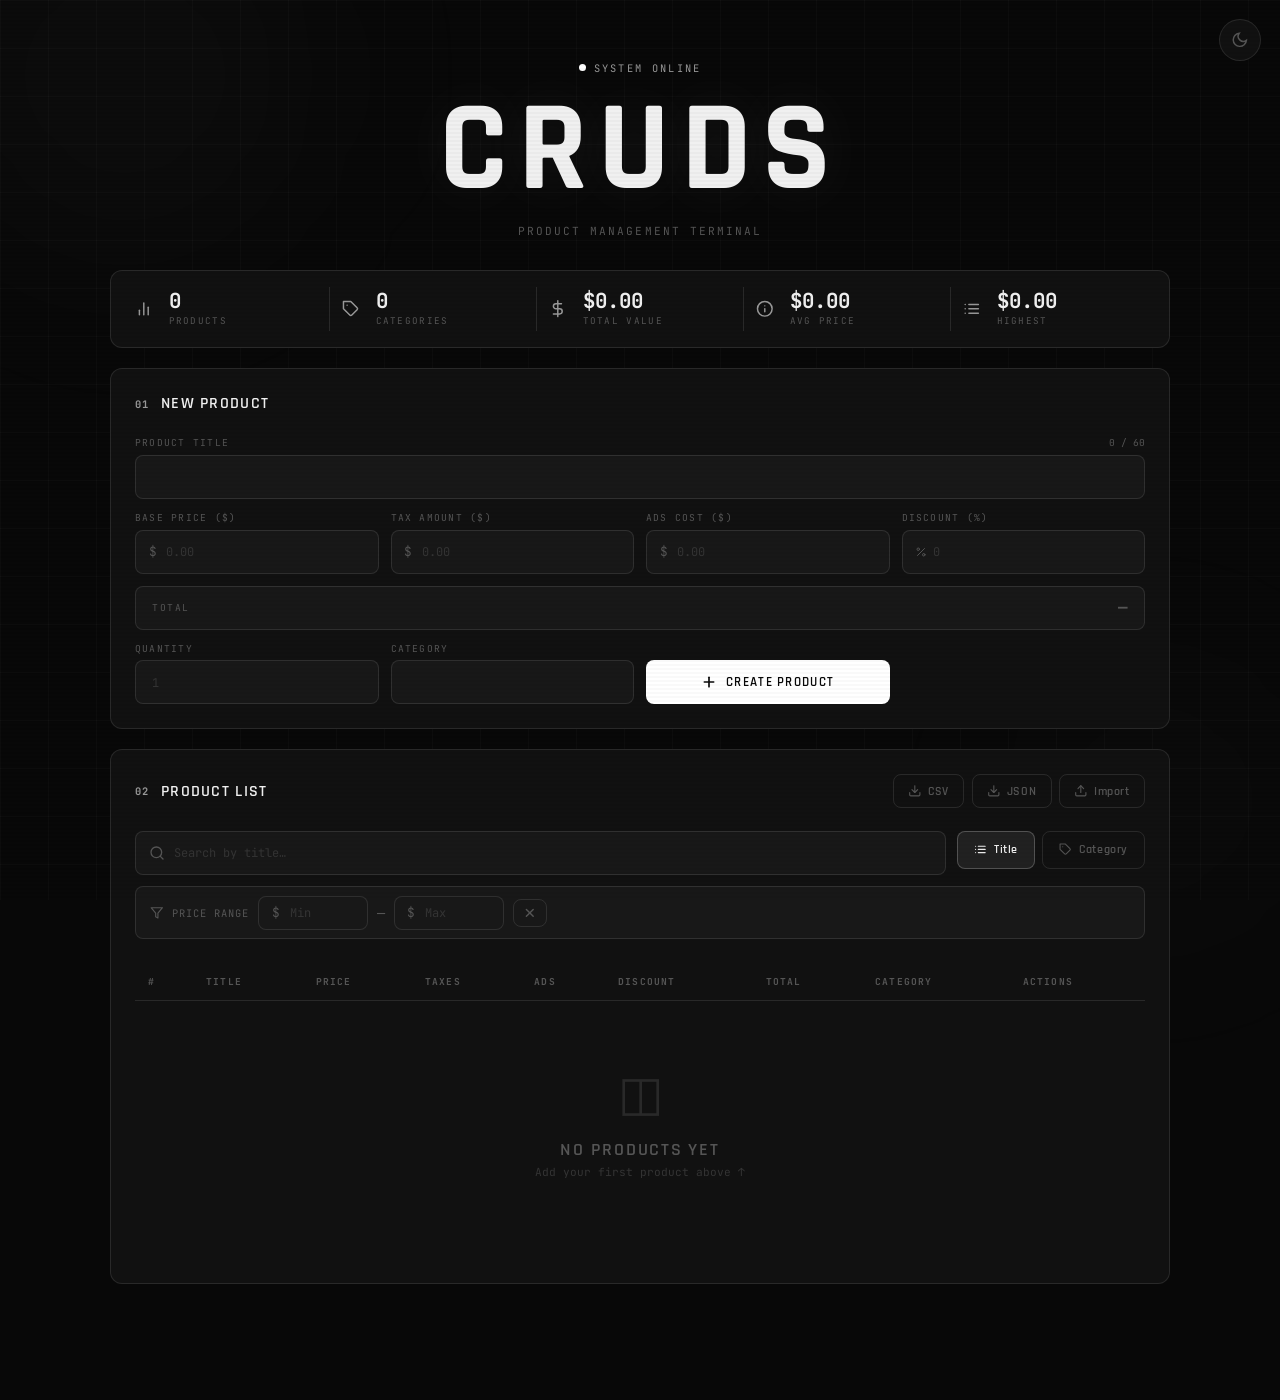
<file: index.html>
<!DOCTYPE html>
<html lang="en">
<head>
  <meta charset="UTF-8"/>
  <meta name="viewport" content="width=device-width, initial-scale=1.0"/>
  <title>CRUDS — Product Manager</title>
  <link rel="preconnect" href="https://fonts.googleapis.com"/>
  <link rel="preconnect" href="https://fonts.gstatic.com" crossorigin/>
  <link href="https://fonts.googleapis.com/css2?family=Rajdhani:wght@400;500;600;700&family=JetBrains+Mono:wght@400;500;700&display=swap" rel="stylesheet"/>
  <link rel="stylesheet" href="style.css"/>
</head>
<body>

<!-- ── SVG ICON SPRITE ─────────────────────────────────────────── -->
<svg xmlns="http://www.w3.org/2000/svg" style="display:none">
  <symbol id="ic-plus"     viewBox="0 0 24 24" fill="none" stroke="currentColor" stroke-width="2.5" stroke-linecap="round"><line x1="12" y1="5" x2="12" y2="19"/><line x1="5" y1="12" x2="19" y2="12"/></symbol>
  <symbol id="ic-save"     viewBox="0 0 24 24" fill="none" stroke="currentColor" stroke-width="2" stroke-linecap="round" stroke-linejoin="round"><path d="M19 21H5a2 2 0 0 1-2-2V5a2 2 0 0 1 2-2h11l5 5v11a2 2 0 0 1-2 2z"/><polyline points="17 21 17 13 7 13 7 21"/><polyline points="7 3 7 8 15 8"/></symbol>
  <symbol id="ic-edit"     viewBox="0 0 24 24" fill="none" stroke="currentColor" stroke-width="2" stroke-linecap="round" stroke-linejoin="round"><path d="M11 4H4a2 2 0 0 0-2 2v14a2 2 0 0 0 2 2h14a2 2 0 0 0 2-2v-7"/><path d="M18.5 2.5a2.121 2.121 0 0 1 3 3L12 15l-4 1 1-4 9.5-9.5z"/></symbol>
  <symbol id="ic-trash"    viewBox="0 0 24 24" fill="none" stroke="currentColor" stroke-width="2" stroke-linecap="round" stroke-linejoin="round"><polyline points="3 6 5 6 21 6"/><path d="M19 6l-1 14a2 2 0 0 1-2 2H8a2 2 0 0 1-2-2L5 6"/><path d="M10 11v6"/><path d="M14 11v6"/><path d="M9 6V4a1 1 0 0 1 1-1h4a1 1 0 0 1 1 1v2"/></symbol>
  <symbol id="ic-copy"     viewBox="0 0 24 24" fill="none" stroke="currentColor" stroke-width="2" stroke-linecap="round" stroke-linejoin="round"><rect x="9" y="9" width="13" height="13" rx="2"/><path d="M5 15H4a2 2 0 0 1-2-2V4a2 2 0 0 1 2-2h9a2 2 0 0 1 2 2v1"/></symbol>
  <symbol id="ic-download" viewBox="0 0 24 24" fill="none" stroke="currentColor" stroke-width="2" stroke-linecap="round" stroke-linejoin="round"><path d="M21 15v4a2 2 0 0 1-2 2H5a2 2 0 0 1-2-2v-4"/><polyline points="7 10 12 15 17 10"/><line x1="12" y1="15" x2="12" y2="3"/></symbol>
  <symbol id="ic-upload"   viewBox="0 0 24 24" fill="none" stroke="currentColor" stroke-width="2" stroke-linecap="round" stroke-linejoin="round"><path d="M21 15v4a2 2 0 0 1-2 2H5a2 2 0 0 1-2-2v-4"/><polyline points="17 8 12 3 7 8"/><line x1="12" y1="3" x2="12" y2="15"/></symbol>
  <symbol id="ic-search"   viewBox="0 0 24 24" fill="none" stroke="currentColor" stroke-width="2" stroke-linecap="round"><circle cx="11" cy="11" r="8"/><line x1="21" y1="21" x2="16.65" y2="16.65"/></symbol>
  <symbol id="ic-x"        viewBox="0 0 24 24" fill="none" stroke="currentColor" stroke-width="2.5" stroke-linecap="round"><line x1="18" y1="6" x2="6" y2="18"/><line x1="6" y1="6" x2="18" y2="18"/></symbol>
  <symbol id="ic-check"    viewBox="0 0 24 24" fill="none" stroke="currentColor" stroke-width="2.5" stroke-linecap="round" stroke-linejoin="round"><polyline points="20 6 9 17 4 12"/></symbol>
  <symbol id="ic-undo"     viewBox="0 0 24 24" fill="none" stroke="currentColor" stroke-width="2" stroke-linecap="round" stroke-linejoin="round"><polyline points="1 4 1 10 7 10"/><path d="M3.51 15a9 9 0 1 0 .49-3.15"/></symbol>
  <symbol id="ic-sun"      viewBox="0 0 24 24" fill="none" stroke="currentColor" stroke-width="2" stroke-linecap="round"><circle cx="12" cy="12" r="5"/><line x1="12" y1="1" x2="12" y2="3"/><line x1="12" y1="21" x2="12" y2="23"/><line x1="4.22" y1="4.22" x2="5.64" y2="5.64"/><line x1="18.36" y1="18.36" x2="19.78" y2="19.78"/><line x1="1" y1="12" x2="3" y2="12"/><line x1="21" y1="12" x2="23" y2="12"/><line x1="4.22" y1="19.78" x2="5.64" y2="18.36"/><line x1="18.36" y1="5.64" x2="19.78" y2="4.22"/></symbol>
  <symbol id="ic-moon"     viewBox="0 0 24 24" fill="none" stroke="currentColor" stroke-width="2" stroke-linecap="round"><path d="M21 12.79A9 9 0 1 1 11.21 3 7 7 0 0 0 21 12.79z"/></symbol>
  <symbol id="ic-filter"   viewBox="0 0 24 24" fill="none" stroke="currentColor" stroke-width="2" stroke-linecap="round" stroke-linejoin="round"><polygon points="22 3 2 3 10 12.46 10 19 14 21 14 12.46 22 3"/></symbol>
  <symbol id="ic-sort"     viewBox="0 0 24 24" fill="none" stroke="currentColor" stroke-width="2" stroke-linecap="round" stroke-linejoin="round"><line x1="8" y1="6" x2="21" y2="6"/><line x1="8" y1="12" x2="21" y2="12"/><line x1="8" y1="18" x2="21" y2="18"/><line x1="3" y1="6" x2="3.01" y2="6"/><line x1="3" y1="12" x2="3.01" y2="12"/><line x1="3" y1="18" x2="3.01" y2="18"/></symbol>
  <symbol id="ic-tag"      viewBox="0 0 24 24" fill="none" stroke="currentColor" stroke-width="2" stroke-linecap="round" stroke-linejoin="round"><path d="M20.59 13.41l-7.17 7.17a2 2 0 0 1-2.83 0L2 12V2h10l8.59 8.59a2 2 0 0 1 0 2.82z"/><line x1="7" y1="7" x2="7.01" y2="7"/></symbol>
  <symbol id="ic-info"     viewBox="0 0 24 24" fill="none" stroke="currentColor" stroke-width="2" stroke-linecap="round" stroke-linejoin="round"><circle cx="12" cy="12" r="10"/><line x1="12" y1="16" x2="12" y2="12"/><line x1="12" y1="8" x2="12.01" y2="8"/></symbol>
  <symbol id="ic-chart"    viewBox="0 0 24 24" fill="none" stroke="currentColor" stroke-width="2" stroke-linecap="round" stroke-linejoin="round"><line x1="18" y1="20" x2="18" y2="10"/><line x1="12" y1="20" x2="12" y2="4"/><line x1="6" y1="20" x2="6" y2="14"/></symbol>
  <symbol id="ic-percent"  viewBox="0 0 24 24" fill="none" stroke="currentColor" stroke-width="2" stroke-linecap="round" stroke-linejoin="round"><line x1="19" y1="5" x2="5" y2="19"/><circle cx="6.5" cy="6.5" r="2.5"/><circle cx="17.5" cy="17.5" r="2.5"/></symbol>
  <symbol id="ic-dollar"   viewBox="0 0 24 24" fill="none" stroke="currentColor" stroke-width="2" stroke-linecap="round" stroke-linejoin="round"><line x1="12" y1="1" x2="12" y2="23"/><path d="M17 5H9.5a3.5 3.5 0 0 0 0 7h5a3.5 3.5 0 0 1 0 7H6"/></symbol>
  <symbol id="ic-alert"    viewBox="0 0 24 24" fill="none" stroke="currentColor" stroke-width="2" stroke-linecap="round" stroke-linejoin="round"><path d="M10.29 3.86L1.82 18a2 2 0 0 0 1.71 3h16.94a2 2 0 0 0 1.71-3L13.71 3.86a2 2 0 0 0-3.42 0z"/><line x1="12" y1="9" x2="12" y2="13"/><line x1="12" y1="17" x2="12.01" y2="17"/></symbol>
  <symbol id="ic-eye"      viewBox="0 0 24 24" fill="none" stroke="currentColor" stroke-width="2" stroke-linecap="round"><path d="M1 12s4-8 11-8 11 8 11 8-4 8-11 8-11-8-11-8z"/><circle cx="12" cy="12" r="3"/></symbol>
</svg>

<div class="bg-grid"></div>
<div class="orb orb-1"></div>
<div class="orb orb-2"></div>
<div class="scanlines"></div>
<div id="toastContainer"></div>

<button class="theme-toggle" id="themeToggle" title="Toggle theme">
  <svg class="icon icon-sun"><use href="#ic-sun"/></svg>
  <svg class="icon icon-moon"><use href="#ic-moon"/></svg>
</button>

<!-- CONFIRM MODAL -->
<div id="modalOverlay" class="modal-overlay">
  <div class="modal">
    <div class="modal-icon-wrap"><svg class="icon" style="width:2rem;height:2rem"><use href="#ic-alert"/></svg></div>
    <div class="modal-title" id="modalTitle">Confirm</div>
    <div class="modal-msg"   id="modalMsg">Are you sure?</div>
    <div class="modal-btns">
      <button class="modal-cancel"  id="modalCancel">Cancel</button>
      <button class="modal-confirm" id="modalConfirm">Delete</button>
    </div>
  </div>
</div>

<!-- DETAIL MODAL -->
<div id="detailOverlay" class="modal-overlay">
  <div class="modal detail-modal">
    <div class="detail-header">
      <span class="cat-badge" id="detailCat">—</span>
      <button class="icon-btn" onclick="closeDetail()"><svg class="icon"><use href="#ic-x"/></svg></button>
    </div>
    <div class="detail-name" id="detailName">—</div>
    <div class="detail-grid" id="detailGrid"></div>
    <div class="modal-btns" style="margin-top:1.25rem">
      <button class="modal-cancel" onclick="closeDetail()">Close</button>
      <button class="modal-confirm" id="detailEditBtn" style="background:rgba(255,255,255,.08);border-color:rgba(255,255,255,.25);color:#fff">
        <svg class="icon"><use href="#ic-edit"/></svg> Edit Product
      </button>
    </div>
  </div>
</div>

<div class="crud">

  <header class="head">
    <div class="head-eyebrow"><span class="dot"></span> SYSTEM ONLINE</div>
    <h1 class="head-title">CRUDS</h1>
    <p class="head-sub">Product Management Terminal</p>
  </header>

  <!-- STATS BAR -->
  <div class="stats-bar">
    <div class="stat-card">
      <svg class="stat-icon"><use href="#ic-chart"/></svg>
      <div><span class="stat-num" id="statProductsNum">0</span><span class="stat-label">Products</span></div>
    </div>
    <div class="stat-divider"></div>
    <div class="stat-card">
      <svg class="stat-icon"><use href="#ic-tag"/></svg>
      <div><span class="stat-num" id="statCatNum">0</span><span class="stat-label">Categories</span></div>
    </div>
    <div class="stat-divider"></div>
    <div class="stat-card">
      <svg class="stat-icon"><use href="#ic-dollar"/></svg>
      <div><span class="stat-num" id="statValueNum">$0.00</span><span class="stat-label">Total Value</span></div>
    </div>
    <div class="stat-divider"></div>
    <div class="stat-card">
      <svg class="stat-icon"><use href="#ic-info"/></svg>
      <div><span class="stat-num" id="statAvgNum">$0.00</span><span class="stat-label">Avg Price</span></div>
    </div>
    <div class="stat-divider"></div>
    <div class="stat-card">
      <svg class="stat-icon"><use href="#ic-sort"/></svg>
      <div><span class="stat-num" id="statMaxNum">$0.00</span><span class="stat-label">Highest</span></div>
    </div>
  </div>

  <!-- INPUT PANEL -->
  <section class="panel" id="inputPanel">
    <div class="panel-header">
      <span class="panel-num">01</span>
      <span class="panel-label" id="panelLabel">New Product</span>
      <button class="btn-cancel-edit" id="cancelEdit" onclick="exitEditMode()" style="display:none">
        <svg class="icon"><use href="#ic-x"/></svg> Cancel
      </button>
    </div>

    <div class="inputs-grid">
      <!-- NO placeholder on title or category per request -->
      <div class="field full">
        <div class="label-row">
          <label for="title">Product Title</label>
          <span class="char-count" id="titleCount">0 / 60</span>
        </div>
        <input type="text" id="title" maxlength="60"
               autocomplete="off" autocorrect="off" spellcheck="false"
               oninput="gettotal();updateCharCount()"/>
      </div>

      <div class="field">
        <label for="price">Base Price ($)</label>
        <div class="input-prefix-wrap">
          <span class="input-prefix">$</span>
          <input type="number" id="price" placeholder="0.00" data-placeholder="0.00"
                 min="0" step="0.01" autocomplete="off" oninput="gettotal()"/>
        </div>
      </div>
      <div class="field">
        <label for="taxes">Tax Amount ($)</label>
        <div class="input-prefix-wrap">
          <span class="input-prefix">$</span>
          <input type="number" id="taxes" placeholder="0.00" data-placeholder="0.00"
                 min="0" step="0.01" autocomplete="off" oninput="gettotal()"/>
        </div>
      </div>
      <div class="field">
        <label for="ads">Ads Cost ($)</label>
        <div class="input-prefix-wrap">
          <span class="input-prefix">$</span>
          <input type="number" id="ads" placeholder="0.00" data-placeholder="0.00"
                 min="0" step="0.01" autocomplete="off" oninput="gettotal()"/>
        </div>
      </div>
      <div class="field">
        <label for="discount">Discount (%)</label>
        <div class="input-prefix-wrap">
          <span class="input-prefix"><svg class="icon" style="width:.75rem;height:.75rem"><use href="#ic-percent"/></svg></span>
          <input type="number" id="discount" placeholder="0" data-placeholder="0"
                 min="0" max="100" step="0.1" autocomplete="off" oninput="gettotal()"/>
        </div>
      </div>

      <div class="field full">
        <div id="totalDisplay" class="total-display">
          <span class="total-label">TOTAL</span>
          <span id="totalValue" class="total-value">—</span>
        </div>
      </div>

      <div class="field" id="countWrapper">
        <label for="count">Quantity</label>
        <input type="number" id="count" placeholder="1"
               data-placeholder="1" min="1" max="99" autocomplete="off"/>
      </div>

      <!-- NO placeholder on category per request -->
      <div class="field">
        <label for="category">Category</label>
        <input type="text" id="category"
               autocomplete="off" autocorrect="off" spellcheck="false"/>
      </div>

      <div class="field btn-field">
        <label>&nbsp;</label>
        <button id="submit" class="btn-primary ripple">
          <svg class="icon"><use href="#ic-plus"/></svg>
          <span id="submitLabel">Create Product</span>
        </button>
      </div>
    </div>
  </section>

  <!-- OUTPUT PANEL -->
  <section class="panel" id="outputPanel">
    <div class="panel-header">
      <span class="panel-num">02</span>
      <span class="panel-label">Product List</span>
      <div class="panel-actions">
        <button class="btn-ghost" onclick="exportCSV()"><svg class="icon"><use href="#ic-download"/></svg> CSV</button>
        <button class="btn-ghost" onclick="exportJSON()"><svg class="icon"><use href="#ic-download"/></svg> JSON</button>
        <button class="btn-ghost" onclick="triggerImport()"><svg class="icon"><use href="#ic-upload"/></svg> Import</button>
        <button class="btn-danger-ghost" id="deleteAllBtn" onclick="confirmDeleteAll()" style="display:none">
          <svg class="icon"><use href="#ic-trash"/></svg> Delete All
        </button>
        <input type="file" id="importFile" accept=".json" style="display:none" onchange="importJSON(event)"/>
      </div>
    </div>

    <div class="search-row">
      <div class="search-wrap">
        <svg class="search-icon-svg icon"><use href="#ic-search"/></svg>
        <input type="text" id="search" placeholder="Search by title…"
               oninput="searchData(this.value)" autocomplete="off" spellcheck="false"/>
        <button class="search-clear" id="searchClear" onclick="clearSearch()" style="display:none">
          <svg class="icon"><use href="#ic-x"/></svg>
        </button>
      </div>
      <div class="btnsearch">
        <button id="searchTitle"    class="btn-mode active" onclick="getSearchMood(this.id)"><svg class="icon"><use href="#ic-sort"/></svg> Title</button>
        <button id="searchCategory" class="btn-mode"        onclick="getSearchMood(this.id)"><svg class="icon"><use href="#ic-tag"/></svg> Category</button>
      </div>
    </div>

    <!-- PRICE FILTER -->
    <div class="price-filter">
      <svg class="icon" style="color:var(--muted)"><use href="#ic-filter"/></svg>
      <label>Price range</label>
      <div class="input-prefix-wrap" style="flex:0 0 110px">
        <span class="input-prefix">$</span>
        <input type="number" id="minPrice" placeholder="Min" min="0" step="0.01" autocomplete="off" oninput="showData()"/>
      </div>
      <span class="price-sep">—</span>
      <div class="input-prefix-wrap" style="flex:0 0 110px">
        <span class="input-prefix">$</span>
        <input type="number" id="maxPrice" placeholder="Max" min="0" step="0.01" autocomplete="off" oninput="showData()"/>
      </div>
      <button class="btn-ghost btn-sm" onclick="clearPriceFilter()"><svg class="icon"><use href="#ic-x"/></svg></button>
    </div>

    <div id="categoryPills" class="category-pills"></div>

    <div class="table-wrapper">
      <table>
        <thead>
          <tr>
            <th class="sortable" data-col="index"    onclick="sortBy('index')">#<span class="sort-arrow"></span></th>
            <th class="sortable" data-col="title"    onclick="sortBy('title')">Title<span class="sort-arrow"></span></th>
            <th class="sortable" data-col="price"    onclick="sortBy('price')">Price<span class="sort-arrow"></span></th>
            <th>Taxes</th>
            <th>Ads</th>
            <th>Discount</th>
            <th class="sortable" data-col="total"    onclick="sortBy('total')">Total<span class="sort-arrow"></span></th>
            <th class="sortable" data-col="category" onclick="sortBy('category')">Category<span class="sort-arrow"></span></th>
            <th colspan="3">Actions</th>
          </tr>
        </thead>
        <tbody id="tbody"></tbody>
      </table>
      <div id="emptyState" class="empty-state">
        <div class="empty-icon">◫</div>
        <div class="empty-text">No products yet</div>
        <div class="empty-sub">Add your first product above ↑</div>
      </div>
    </div>
    <div class="pagination" id="pagination"></div>
  </section>

</div>
<script src="script.js"></script>
</body>
</html>
</file>
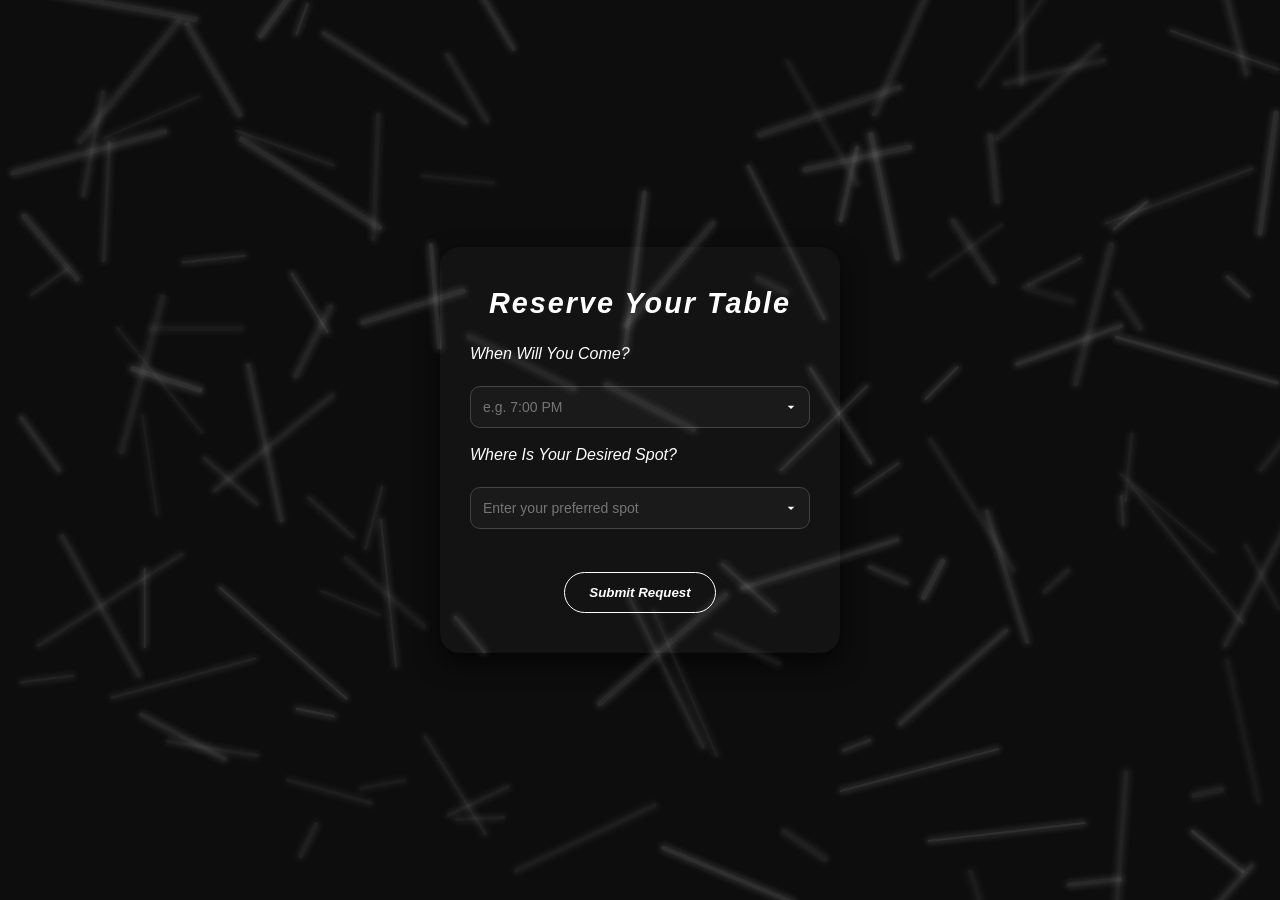
<file: booking.html>
<!DOCTYPE html>
<html lang="en">
<head>
  <meta charset="UTF-8">
  <meta name="viewport" content="width=device-width, initial-scale=1.0">
  <title>Book Your Table | BBD</title>
  <style>
* {
  margin: 0;
  padding: 0;
  box-sizing: border-box;
  font-family: 'Segoe UI', sans-serif;
  text-transform: none;
}

body {
  background-color: #0d0d0d;
  color: #fff;
  display: flex;
  justify-content: center;
  align-items: center;
  min-height: 100vh;
  padding: 20px;
}
    .scribble-layer {
      position: fixed;
      top: 0;
      left: 0;
      width: 100%;
      height: 100%;
      z-index: 0;
      pointer-events: none;
    }

     .scribble-line {
      position: absolute;
      background-color: white;
      border-radius: 10px;
      box-shadow: 0 0 6px 2px white;
      opacity: 0.1; /* More visible */
    }

.booking-container {
  background: rgba(20, 20, 20, 0.95);
  padding: 40px 30px;
  border-radius: 20px;
  width: 400px;
  box-shadow: 0 10px 25px rgba(0,0,0,0.7);
  text-align: center;
}

.booking-container h1 {
  margin-bottom: 25px;
  font-size: 1.8rem;
  letter-spacing: 2px;
  font-style: italic;
}

form {
  display: flex;
  flex-direction: column;
  gap: 18px;
  text-align: left;
}

label {
  font-size: 16px;
  margin-bottom: 5px;
  font-style: italic;
}

/* Modern input + select styling */
input,
select {
  padding: 12px;
  border: 1px solid #444;
  border-radius: 10px;
  background-color: #1a1a1a;
  color: #fff;
  font-size: 14px;
  outline: none;
  transition: all 0.3s ease;
  appearance: none;
  background-image: url("data:image/svg+xml;utf8,<svg fill='white' height='20' viewBox='0 0 24 24' width='20' xmlns='http://www.w3.org/2000/svg'><path d='M7 10l5 5 5-5z'/></svg>");
  background-repeat: no-repeat;
  background-position: right 10px center;
  background-size: 16px;
  cursor: pointer;
}

input:focus,
select:focus {
  border-color: #fff;
  box-shadow: 0 0 12px rgba(255, 255, 255, 0.6);
}

/* Hover glow animation */
input:hover,
select:hover {
  border-color: #888;
  box-shadow: 0 0 8px rgba(255, 255, 255, 0.3);
}

/* Button */
.btn-container {
  display: flex;
  justify-content: center;
  margin-top: 25px;
}

.submit-btn {
  border: 1px solid white;
  padding: 12px 24px;
  background: transparent;
  color: white;
  cursor: pointer;
  transition: all 0.3s ease;
  text-decoration: none;
  font-weight: bold;
  font-style: italic;
  border-radius: 30px;
}

.submit-btn:hover {
  background: white;
  color: black;
  transform: scale(1.05);
  box-shadow: 0 0 12px rgba(255,255,255,0.6);
}

@media (max-width: 500px) {
  .booking-container {
    width: 90%;
    padding: 25px;
  }
}
  </style>
</head>
<body>
  <div class="booking-container">
    <h1>Reserve Your Table</h1>
    <form action="Submit.html" method="GET">

      <div class="scribble-layer" id="scribble-layer"></div>
          <script>
    const scribbleContainer = document.getElementById('scribble-layer');
    const numLines = 120; // slightly more lines

    for (let i = 0; i < numLines; i++) {
      const line = document.createElement('div');
      line.classList.add('scribble-line');

      const width = Math.random() * 150 + 30;  // 30–180px
      const height = Math.random() * 3 + 2;    // 2–5px
      const top = Math.random() * 100;
      const left = Math.random() * 100;
      const rotation = Math.random() * 360;

      line.style.width = `${width}px`;
      line.style.height = `${height}px`;
      line.style.top = `${top}%`;
      line.style.left = `${left}%`;
      line.style.transform = `rotate(${rotation}deg)`;
      line.style.opacity = Math.random() * 0.1 + 0.05; // More visible

      scribbleContainer.appendChild(line);
    }
    </script>

      <label for="time">When Will You Come?</label>
      <input type="text" id="time" name="time" placeholder="e.g. 7:00 PM" required>

      <label for="spot">Where Is Your Desired Spot?</label>
      <input type="text" id="spot" name="spot" placeholder="Enter your preferred spot" required>

      <div class="btn-container">
        <button type="submit" class="submit-btn">Submit Request</button>
      </div>
    </form>
  </div>
</body>
</html>
</file>
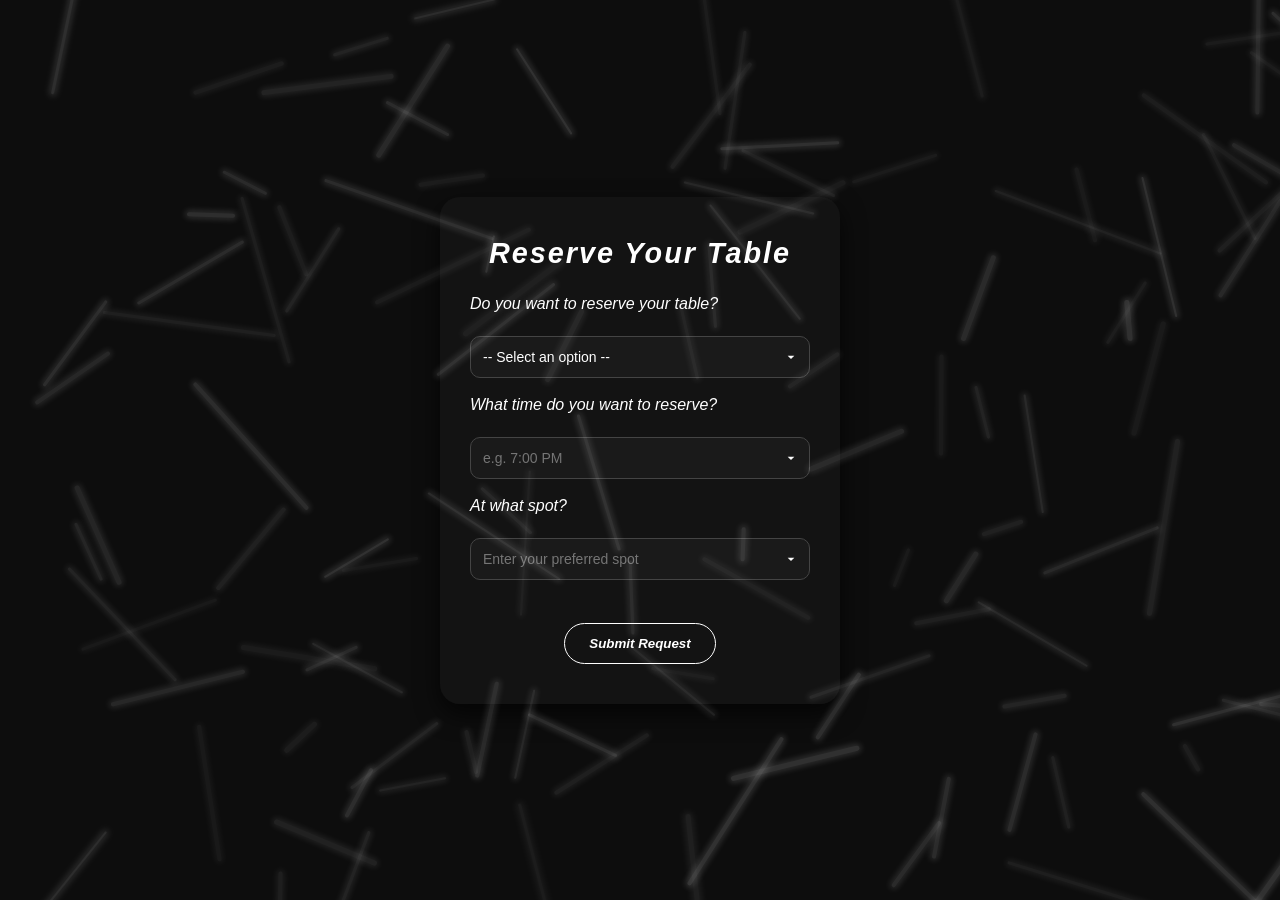
<file: Booking.html>
<!DOCTYPE html>
<html lang="en">
<head>
  <meta charset="UTF-8">
  <meta name="viewport" content="width=device-width, initial-scale=1.0">
  <title>Book Your Table | The Elite Trio</title>
  <style>
* {
  margin: 0;
  padding: 0;
  box-sizing: border-box;
  font-family: 'Segoe UI', sans-serif;
  text-transform: none;
}

body {
  background-color: #0d0d0d;
  color: #fff;
  display: flex;
  justify-content: center;
  align-items: center;
  min-height: 100vh;
  padding: 20px;
}
    .scribble-layer {
      position: fixed;
      top: 0;
      left: 0;
      width: 100%;
      height: 100%;
      z-index: 0;
      pointer-events: none;
    }

     .scribble-line {
      position: absolute;
      background-color: white;
      border-radius: 10px;
      box-shadow: 0 0 6px 2px white;
      opacity: 0.1; /* More visible */
    }

.booking-container {
  background: rgba(20, 20, 20, 0.95);
  padding: 40px 30px;
  border-radius: 20px;
  width: 400px;
  box-shadow: 0 10px 25px rgba(0,0,0,0.7);
  text-align: center;
}

.booking-container h1 {
  margin-bottom: 25px;
  font-size: 1.8rem;
  letter-spacing: 2px;
  font-style: italic;
}

form {
  display: flex;
  flex-direction: column;
  gap: 18px;
  text-align: left;
}

label {
  font-size: 16px;
  margin-bottom: 5px;
  font-style: italic;
}

/* Modern input + select styling */
input,
select {
  padding: 12px;
  border: 1px solid #444;
  border-radius: 10px;
  background-color: #1a1a1a;
  color: #fff;
  font-size: 14px;
  outline: none;
  transition: all 0.3s ease;
  appearance: none;
  background-image: url("data:image/svg+xml;utf8,<svg fill='white' height='20' viewBox='0 0 24 24' width='20' xmlns='http://www.w3.org/2000/svg'><path d='M7 10l5 5 5-5z'/></svg>");
  background-repeat: no-repeat;
  background-position: right 10px center;
  background-size: 16px;
  cursor: pointer;
}

input:focus,
select:focus {
  border-color: #fff;
  box-shadow: 0 0 12px rgba(255, 255, 255, 0.6);
}

/* Hover glow animation */
input:hover,
select:hover {
  border-color: #888;
  box-shadow: 0 0 8px rgba(255, 255, 255, 0.3);
}

/* Button */
.btn-container {
  display: flex;
  justify-content: center;
  margin-top: 25px;
}

.submit-btn {
  border: 1px solid white;
  padding: 12px 24px;
  background: transparent;
  color: white;
  cursor: pointer;
  transition: all 0.3s ease;
  text-decoration: none;
  font-weight: bold;
  font-style: italic;
  border-radius: 30px;
}

.submit-btn:hover {
  background: white;
  color: black;
  transform: scale(1.05);
  box-shadow: 0 0 12px rgba(255,255,255,0.6);
}

@media (max-width: 500px) {
  .booking-container {
    width: 90%;
    padding: 25px;
  }
}
  </style>
</head>
<body>
  <div class="booking-container">
    <h1>Reserve Your Table</h1>
    <form action="Submit.html" method="GET">
      <label for="reserve">Do you want to reserve your table?</label>
      <select id="reserve" name="reserve" required>
        <option value="">-- Select an option --</option>
        <option value="yes">Yes, please</option>
        <option value="no">No, maybe later</option>
      </select>
      <div class="scribble-layer" id="scribble-layer"></div>
          <script>
    const scribbleContainer = document.getElementById('scribble-layer');
    const numLines = 120; // slightly more lines

    for (let i = 0; i < numLines; i++) {
      const line = document.createElement('div');
      line.classList.add('scribble-line');

      const width = Math.random() * 150 + 30;  // 30–180px
      const height = Math.random() * 3 + 2;    // 2–5px
      const top = Math.random() * 100;
      const left = Math.random() * 100;
      const rotation = Math.random() * 360;

      line.style.width = `${width}px`;
      line.style.height = `${height}px`;
      line.style.top = `${top}%`;
      line.style.left = `${left}%`;
      line.style.transform = `rotate(${rotation}deg)`;
      line.style.opacity = Math.random() * 0.1 + 0.05; // More visible

      scribbleContainer.appendChild(line);
    }
    </script>

      <label for="time">What time do you want to reserve?</label>
      <input type="text" id="time" name="time" placeholder="e.g. 7:00 PM" required>

      <label for="spot">At what spot?</label>
      <input type="text" id="spot" name="spot" placeholder="Enter your preferred spot" required>

      <div class="btn-container">
        <button type="submit" class="submit-btn">Submit Request</button>
      </div>
    </form>
  </div>
</body>
</html>
</file>
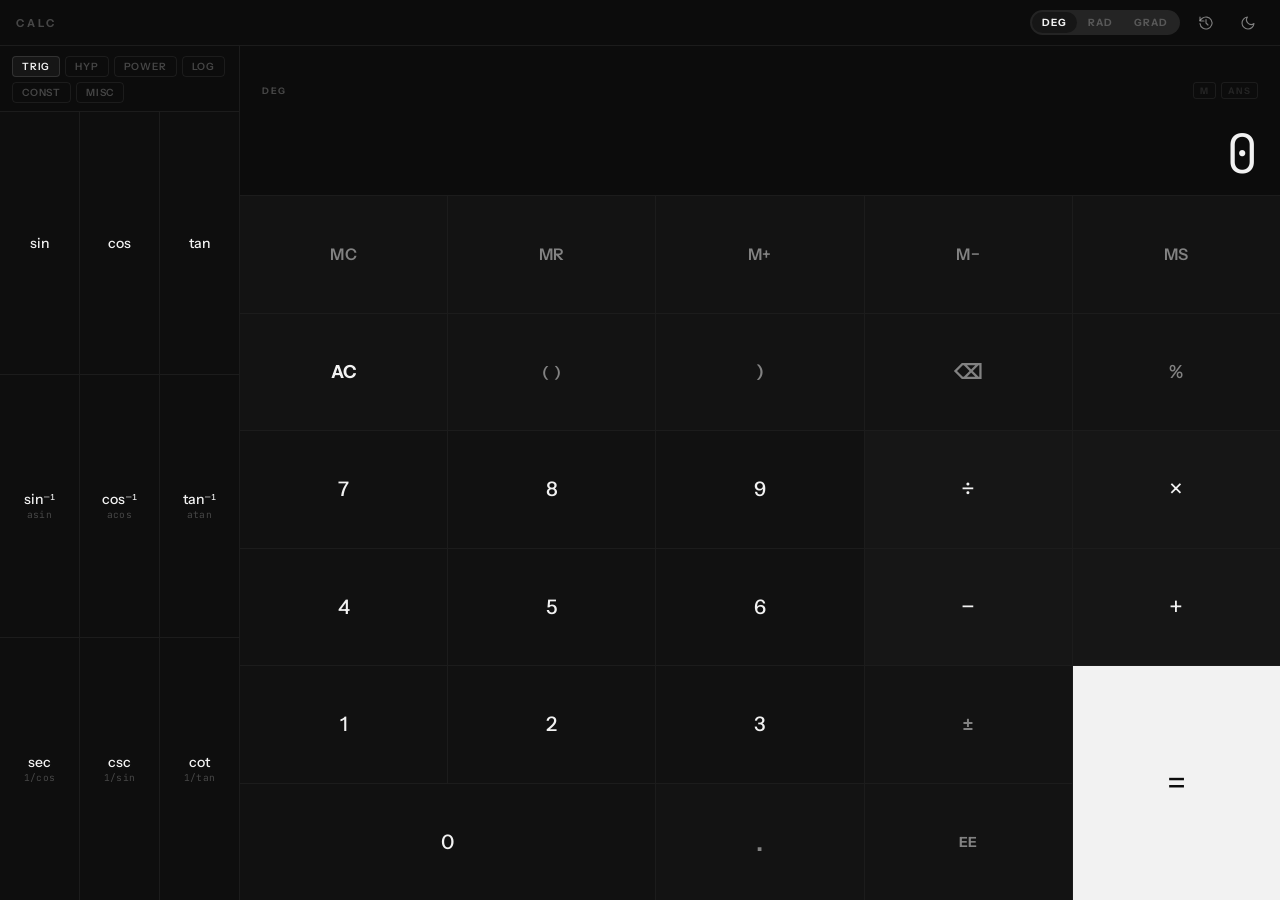
<file: calculator.html>
<!DOCTYPE html>
<html lang="en">
<head>
<meta charset="UTF-8"/>
<meta name="viewport" content="width=device-width,initial-scale=1,maximum-scale=1"/>
<title>Calc</title>
<link rel="preconnect" href="https://fonts.googleapis.com"/>
<link rel="preconnect" href="https://fonts.gstatic.com" crossorigin/>
<link href="https://fonts.googleapis.com/css2?family=Instrument+Sans:wght@400;500;600;700&family=JetBrains+Mono:wght@300;400;500&display=swap" rel="stylesheet"/>
<style>
/* ═══════════════════════════════════════
   TOKENS
═══════════════════════════════════════ */
:root {
  --bg:       #0c0c0c;
  --btn:      #111111;
  --btn-op:   #161616;
  --btn-fn:   #0e0e0e;
  --btn-util: #131313;
  --btn-eq:   #f2f2f2;
  --eq-txt:   #0c0c0c;
  --line:     rgba(255,255,255,.065);
  --line2:    rgba(255,255,255,.12);
  --t1:       #f2f2f2;
  --t2:       rgba(242,242,242,.5);
  --t3:       rgba(242,242,242,.25);
  --t4:       rgba(242,242,242,.1);
  --err:      #e05555;
  --ff:       'Instrument Sans', sans-serif;
  --fm:       'JetBrains Mono', monospace;
}
.lm {
  --bg:#eaeae8; --btn:#e2e2e0; --btn-op:#d8d8d6; --btn-fn:#e6e6e4;
  --btn-util:#dcdcda; --btn-eq:#111; --eq-txt:#f2f2f2;
  --line:rgba(0,0,0,.07); --line2:rgba(0,0,0,.14);
  --t1:#111; --t2:rgba(17,17,17,.5); --t3:rgba(17,17,17,.28); --t4:rgba(17,17,17,.1);
  --err:#c02020;
}

/* ═══════════════════════════════════════
   RESET & BASE
═══════════════════════════════════════ */
*,*::before,*::after{box-sizing:border-box;margin:0;padding:0}
html,body{
  width:100%;height:100%;
  background:var(--bg);color:var(--t1);
  font-family:var(--ff);
  overflow:hidden;
  -webkit-tap-highlight-color:transparent;
  user-select:none;
  transition:background .25s ease,color .25s ease;
}

/* ═══════════════════════════════════════
   APP SHELL — fills full screen
═══════════════════════════════════════ */
#app{
  display:flex;
  flex-direction:column;
  width:100vw;
  height:100dvh;
  min-height:0;
}

/* ═══════════════════════════════════════
   TOP BAR
═══════════════════════════════════════ */
.bar{
  display:flex;align-items:center;gap:10px;
  padding:0 16px;
  height:46px;
  flex-shrink:0;
  border-bottom:1px solid var(--line);
}
.bar-brand{
  font-size:11px;font-weight:700;letter-spacing:.28em;
  color:var(--t3);text-transform:uppercase;
}
.bar-space{flex:1;}

/* Angle pill */
.angle-pill{
  display:flex;
  background:var(--t4);
  border-radius:20px;
  padding:2px;
  gap:1px;
}
.apill-btn{
  background:none;border:none;cursor:pointer;
  font-family:var(--ff);font-size:10px;font-weight:700;letter-spacing:.1em;
  color:var(--t3);padding:4px 10px;border-radius:16px;
  transition:background .12s,color .12s;text-transform:uppercase;
}
.apill-btn.on{background:var(--btn-op);color:var(--t1);}

/* Icon buttons */
.ib{
  width:32px;height:32px;border-radius:7px;
  background:none;border:none;cursor:pointer;
  display:flex;align-items:center;justify-content:center;
  color:var(--t2);transition:background .12s,color .12s;
}
.ib:hover{background:var(--line);color:var(--t1);}
.ib svg{width:16px;height:16px;stroke:currentColor;fill:none;stroke-width:1.7;stroke-linecap:round;stroke-linejoin:round;}

/* ═══════════════════════════════════════
   BODY — main split
═══════════════════════════════════════ */
.body{
  flex:1;
  display:flex;
  min-height:0;
  overflow:hidden;
}

/* ═══════════════════════════════════════
   SCIENCE PANEL — desktop left column
═══════════════════════════════════════ */
.sci{
  width:240px;
  flex-shrink:0;
  display:flex;
  flex-direction:column;
  border-right:1px solid var(--line);
  min-height:0;
  overflow:hidden;
}
.sci-head{
  display:flex;align-items:center;gap:6px;
  padding:10px 12px 8px;
  flex-shrink:0;
  flex-wrap:wrap;
  gap:5px;
  border-bottom:1px solid var(--line);
}
.cat-btn{
  background:none;border:1px solid var(--line);border-radius:4px;
  font-family:var(--ff);font-size:10px;font-weight:600;letter-spacing:.08em;
  color:var(--t3);padding:3px 9px;cursor:pointer;
  transition:background .1s,color .1s,border-color .1s;text-transform:uppercase;
}
.cat-btn.on{background:var(--btn-op);border-color:var(--line2);color:var(--t1);}
.cat-btn:hover:not(.on){color:var(--t2);border-color:var(--line2);}

/* Sci button grid — fills remaining height */
.sci-grid{
  flex:1;
  display:grid;
  grid-template-columns:repeat(3,1fr);
  background:var(--line);
  gap:1px;
  overflow-y:auto;
  min-height:0;
}
.sci-grid::-webkit-scrollbar{width:2px;}
.sci-grid::-webkit-scrollbar-thumb{background:var(--line2);border-radius:2px;}

.sfn{
  background:var(--btn-fn);
  border:none;
  cursor:pointer;
  display:flex;flex-direction:column;
  align-items:center;justify-content:center;
  gap:2px;
  padding:8px 4px;
  min-height:50px;
  font-family:var(--ff);
  color:var(--t1);
  position:relative;overflow:hidden;
  transition:background .1s;
  touch-action:manipulation;
}
.sfn-main{font-size:14px;font-weight:500;line-height:1;}
.sfn-sub{font-size:9.5px;color:var(--t3);font-family:var(--fm);letter-spacing:.02em;}
.sfn:hover{background:var(--btn-util);}
.sfn:active{background:var(--btn-op);}

/* ═══════════════════════════════════════
   MAIN CALC — right side
═══════════════════════════════════════ */
.main{
  flex:1;
  display:flex;
  flex-direction:column;
  min-height:0;
  overflow:hidden;
}

/* ═══════════════════════════════════════
   DISPLAY
═══════════════════════════════════════ */
.disp-wrap{
  flex-shrink:0;
  padding:16px 22px 14px;
  border-bottom:1px solid var(--line);
  display:flex;flex-direction:column;justify-content:flex-end;
  min-height:clamp(100px,18vh,150px);
}
.disp-top{
  display:flex;align-items:center;justify-content:space-between;
  margin-bottom:6px;
}
.disp-flags{display:flex;gap:5px;}
.flag{
  font-size:9px;font-weight:700;letter-spacing:.14em;
  color:var(--t4);border:1px solid var(--line);border-radius:3px;
  padding:2px 6px;text-transform:uppercase;
  transition:color .15s,border-color .15s;
}
.flag.on{color:var(--t2);border-color:var(--line2);}
.disp-mode{font-size:9px;font-weight:700;letter-spacing:.18em;color:var(--t3);text-transform:uppercase;}
.disp-expr{
  font-family:var(--fm);font-size:13px;color:var(--t2);
  text-align:right;overflow:hidden;text-overflow:ellipsis;white-space:nowrap;
  min-height:18px;margin-bottom:4px;
}
.disp-main{
  font-family:var(--fm);
  font-size:clamp(32px,5.5vw,54px);
  font-weight:300;color:var(--t1);
  text-align:right;line-height:1;
  overflow:hidden;text-overflow:ellipsis;white-space:nowrap;
  transition:color .15s,font-size .1s;
}
.disp-main.sm{font-size:clamp(22px,3.8vw,38px)!important;}
.disp-main.xs{font-size:clamp(16px,2.8vw,26px)!important;}
.disp-main.err{color:var(--err)!important;}
@keyframes blink{0%,100%{opacity:1}40%{opacity:.18}}
.disp-main.blink{animation:blink .22s ease;}

/* ═══════════════════════════════════════
   BUTTON GRID — fills ALL remaining height
   Desktop: 5 cols × 6 rows
   Mobile:  4 cols × 7 rows
═══════════════════════════════════════ */
.btn-grid{
  flex:1;
  display:grid;
  grid-template-columns:repeat(5,1fr);
  grid-template-rows:repeat(6,1fr);
  background:var(--line);
  gap:1px;
  min-height:0;
}

/* ── Button base ── */
.btn{
  background:var(--btn);
  border:none;
  color:var(--t1);
  font-family:var(--ff);
  font-size:clamp(14px,2vw,20px);
  font-weight:500;
  cursor:pointer;
  display:flex;align-items:center;justify-content:center;
  position:relative;overflow:hidden;
  outline:none;
  transition:background .08s;
  touch-action:manipulation;
  line-height:1;
  padding:0;
}
/* Press feel */
.btn:active{background:var(--btn-util)!important;}
.btn.kbd{background:var(--btn-util)!important;}

/* Ripple */
.btn::after{
  content:'';position:absolute;border-radius:50%;
  background:rgba(255,255,255,.1);
  width:0;height:0;top:50%;left:50%;
  transform:translate(-50%,-50%) scale(0);opacity:0;pointer-events:none;
}
.lm .btn::after{background:rgba(0,0,0,.07);}
.btn.rpl::after{
  width:250px;height:250px;
  transform:translate(-50%,-50%) scale(1);opacity:0;
  transition:width .5s ease,height .5s ease,opacity .5s ease;
}
.btn:hover:not(.eq){background:var(--btn-util);}

/* Variants */
.op{background:var(--btn-op);font-size:clamp(18px,2.5vw,26px);font-weight:300;}
.op:hover{background:var(--btn-util);}
.ut{background:var(--btn-util);color:var(--t2);font-size:clamp(12px,1.5vw,16px);font-weight:600;letter-spacing:.04em;}
.ut:hover{color:var(--t1);background:var(--btn-op);}
.ut:active{background:var(--btn-op)!important;}
.clr{background:var(--btn-util);color:var(--t1);font-size:clamp(13px,1.6vw,18px);font-weight:700;}
.eq{
  background:var(--btn-eq);color:var(--eq-txt);
  font-size:clamp(22px,3vw,36px);font-weight:300;
  grid-row:span 2;
  transition:filter .1s;
}
.eq:hover{filter:brightness(.92);}
.eq:active{filter:brightness(.82)!important;}
.eq.blink-eq{animation:blink .22s ease;}
.w2{grid-column:span 2;}

/* ═══════════════════════════════════════
   MOBILE SCIENCE DRAWER
═══════════════════════════════════════ */
.mob-drawer{
  display:none;
  position:absolute;bottom:0;left:0;right:0;z-index:20;
  background:var(--bg);
  border-top:1px solid var(--line2);
  border-radius:14px 14px 0 0;
  flex-direction:column;
  max-height:72dvh;
  transform:translateY(100%);
  transition:transform .32s cubic-bezier(.32,.72,0,1);
  overflow:hidden;
}
.mob-drawer.open{transform:translateY(0);}
.mob-drawer-head{
  display:flex;align-items:center;justify-content:space-between;
  padding:12px 16px 8px;flex-shrink:0;
}
.mob-drawer-label{font-size:10px;font-weight:700;letter-spacing:.22em;color:var(--t3);text-transform:uppercase;}
.mob-drawer-close{
  background:none;border:none;cursor:pointer;color:var(--t2);
  display:flex;align-items:center;justify-content:center;
  width:28px;height:28px;border-radius:6px;
}
.mob-drawer-close svg{width:15px;height:15px;stroke:currentColor;fill:none;stroke-width:2;stroke-linecap:round;}
.mob-cat-row{
  display:flex;gap:5px;flex-wrap:nowrap;overflow-x:auto;
  padding:0 14px 10px;flex-shrink:0;
}
.mob-cat-row::-webkit-scrollbar{display:none;}
.mob-cat-btn{
  background:none;border:1px solid var(--line);border-radius:4px;
  font-family:var(--ff);font-size:10px;font-weight:600;letter-spacing:.08em;
  color:var(--t3);padding:4px 11px;cursor:pointer;white-space:nowrap;
  transition:background .1s,color .1s,border-color .1s;text-transform:uppercase;
}
.mob-cat-btn.on{background:var(--btn-op);border-color:var(--line2);color:var(--t1);}
.mob-angle-row{
  padding:0 14px 10px;flex-shrink:0;
}
.mob-sci-grid{
  flex:1;overflow-y:auto;
  display:grid;grid-template-columns:repeat(4,1fr);
  background:var(--line);gap:1px;
}
.mob-sci-grid::-webkit-scrollbar{width:2px;}
.mob-sfn{
  background:var(--btn-fn);border:none;cursor:pointer;
  display:flex;flex-direction:column;align-items:center;justify-content:center;
  gap:3px;padding:14px 4px;min-height:58px;
  font-family:var(--ff);color:var(--t1);
  position:relative;overflow:hidden;
  transition:background .1s;touch-action:manipulation;
}
.mob-sfn-main{font-size:16px;font-weight:500;line-height:1;}
.mob-sfn-sub{font-size:9px;color:var(--t3);font-family:var(--fm);}
.mob-sfn:active{background:var(--btn-op);}

/* Mobile sci trigger */
.mob-sci-bar{
  display:none;
  flex-shrink:0;
  border-top:1px solid var(--line);
  padding:8px 10px 6px;
}
.mob-sci-btn{
  width:100%;background:var(--btn-util);border:1px solid var(--line2);border-radius:8px;
  font-family:var(--ff);font-size:12px;font-weight:600;letter-spacing:.1em;
  color:var(--t2);text-transform:uppercase;cursor:pointer;
  display:flex;align-items:center;justify-content:center;gap:8px;
  padding:12px;transition:background .12s,color .12s;
}
.mob-sci-btn:hover{color:var(--t1);background:var(--btn-op);}
.mob-sci-btn svg{width:14px;height:14px;stroke:currentColor;fill:none;stroke-width:2;stroke-linecap:round;}

/* ═══════════════════════════════════════
   HISTORY PANEL
═══════════════════════════════════════ */
.hist{
  position:absolute;inset:0;z-index:30;
  background:var(--bg);
  display:flex;flex-direction:column;
  transform:translateX(100%);
  transition:transform .32s cubic-bezier(.32,.72,0,1);
  overflow:hidden;
}
.hist.open{transform:translateX(0);}
.hist-head{
  display:flex;align-items:center;gap:10px;
  height:50px;padding:0 16px;
  border-bottom:1px solid var(--line);flex-shrink:0;
}
.hist-back{
  display:flex;align-items:center;justify-content:center;
  width:34px;height:34px;border-radius:8px;
  background:var(--btn-util);border:1px solid var(--line2);
  cursor:pointer;color:var(--t1);flex-shrink:0;
  transition:background .12s;
}
.hist-back:hover{background:var(--btn-op);}
.hist-back svg{width:18px;height:18px;stroke:currentColor;fill:none;stroke-width:2;stroke-linecap:round;stroke-linejoin:round;}
.hist-title{font-size:15px;font-weight:600;color:var(--t1);flex:1;}
.hist-clr{
  background:none;border:none;cursor:pointer;
  font-family:var(--ff);font-size:11px;font-weight:600;letter-spacing:.1em;
  color:var(--t3);padding:5px 10px;border-radius:4px;
  text-transform:uppercase;transition:color .12s,background .12s;
}
.hist-clr:hover{color:var(--t2);background:var(--btn-util);}
.hist-list{
  flex:1;overflow-y:auto;display:flex;flex-direction:column;gap:2px;
  padding:10px 16px;
}
.hist-list::-webkit-scrollbar{width:2px;}
.hist-list::-webkit-scrollbar-thumb{background:var(--line2);border-radius:2px;}
.hitem{
  padding:12px 14px;border-radius:8px;cursor:pointer;
  border:1px solid transparent;transition:background .1s,border-color .1s;
}
.hitem:hover{background:var(--btn-util);border-color:var(--line);}
.hitem-expr{font-family:var(--fm);font-size:12px;color:var(--t2);margin-bottom:4px;}
.hitem-res{font-family:var(--fm);font-size:24px;font-weight:300;color:var(--t1);}
.hist-empty{
  flex:1;display:flex;flex-direction:column;align-items:center;justify-content:center;gap:10px;
}
.hist-empty svg{width:36px;height:36px;stroke:var(--t3);fill:none;stroke-width:1.3;stroke-linecap:round;}
.hist-empty-txt{font-size:12px;color:var(--t3);letter-spacing:.12em;text-transform:uppercase;}

/* ═══════════════════════════════════════
   RESPONSIVE BREAKPOINTS
═══════════════════════════════════════ */
/* Desktop ≥ 720px: show sci panel */
@media(min-width:720px){
  .sci             { display:flex; }
  .mob-sci-bar     { display:none!important; }
  .mob-drawer      { display:none!important; }
  .btn-grid        { grid-template-columns:repeat(5,1fr); grid-template-rows:repeat(6,1fr); }
  /* On desktop, hide the .mob-only class buttons */
  .mob-only        { display:none!important; }
}

/* Mobile < 720px: hide sci panel */
@media(max-width:719px){
  .sci             { display:none!important; }
  .mob-sci-bar     { display:flex; }
  .mob-drawer      { display:flex; }
  #app             { position:relative; }
  .btn-grid        { grid-template-columns:repeat(4,1fr); grid-template-rows:repeat(7,1fr); }
  /* Hide desktop-only col5 buttons */
  .desk-only       { display:none!important; }
  /* Show mob-only buttons */
  .mob-only        { display:flex!important; }
  .disp-wrap       { min-height:clamp(90px,16dvh,130px); padding:12px 16px 10px; }
  .disp-main       { font-size:clamp(30px,9vw,50px)!important; }
  .disp-main.sm    { font-size:clamp(22px,7vw,38px)!important; }
  .bar             { padding:0 12px; }
  /* On mobile, angle pill goes in drawer */
  .bar .angle-pill { display:none; }
}
@media(max-width:380px){
  .btn{font-size:14px;}
  .op{font-size:20px;}
}
/* Short screens */
@media(max-height:620px) and (min-width:720px){
  .disp-wrap{min-height:90px;padding:10px 20px 10px;}
  .disp-main{font-size:36px!important;}
  .bar{height:40px;}
  .sfn{min-height:42px;padding:6px 4px;}
  .sfn-main{font-size:12px;}
}
</style>
</head>
<body>

<div id="app">

  <!-- ═══ TOP BAR ═══ -->
  <div class="bar">
    <span class="bar-brand">Calc</span>
    <div class="bar-space"></div>
    <!-- Angle mode — desktop -->
    <div class="angle-pill" id="desktopAnglePill">
      <button class="apill-btn on" onclick="setAngle('deg')">DEG</button>
      <button class="apill-btn"    onclick="setAngle('rad')">RAD</button>
      <button class="apill-btn"    onclick="setAngle('grad')">GRAD</button>
    </div>
    <button class="ib" id="histBtn" title="History">
      <svg viewBox="0 0 24 24"><path d="M3 3v6h6"/><path d="M3.05 13A9 9 0 1 0 6 5.3L3 8"/><polyline points="12 7 12 12 15 15"/></svg>
    </button>
    <button class="ib" id="themeBtn">
      <svg id="iMoon" viewBox="0 0 24 24"><path d="M21 12.79A9 9 0 1 1 11.21 3 7 7 0 0 0 21 12.79z"/></svg>
      <svg id="iSun"  viewBox="0 0 24 24" style="display:none"><circle cx="12" cy="12" r="5"/><line x1="12" y1="1" x2="12" y2="3"/><line x1="12" y1="21" x2="12" y2="23"/><line x1="4.22" y1="4.22" x2="5.64" y2="5.64"/><line x1="18.36" y1="18.36" x2="19.78" y2="19.78"/><line x1="1" y1="12" x2="3" y2="12"/><line x1="21" y1="12" x2="23" y2="12"/><line x1="4.22" y1="19.78" x2="5.64" y2="18.36"/><line x1="18.36" y1="5.64" x2="19.78" y2="4.22"/></svg>
    </button>
  </div>

  <!-- ═══ BODY ═══ -->
  <div class="body">

    <!-- ── SCIENCE PANEL (desktop only) ── -->
    <div class="sci" id="sciPanel">
      <div class="sci-head" id="sciHead">
        <button class="cat-btn on" data-cat="trig">Trig</button>
        <button class="cat-btn" data-cat="hyp">Hyp</button>
        <button class="cat-btn" data-cat="power">Power</button>
        <button class="cat-btn" data-cat="log">Log</button>
        <button class="cat-btn" data-cat="const">Const</button>
        <button class="cat-btn" data-cat="misc">Misc</button>
      </div>
      <div class="sci-grid" id="sciGrid"></div>
    </div>

    <!-- ── MAIN PANEL ── -->
    <div class="main">

      <!-- Display -->
      <div class="disp-wrap">
        <div class="disp-top">
          <span class="disp-mode" id="modeLabel">DEG</span>
          <div class="disp-flags">
            <span class="flag" id="fM">M</span>
            <span class="flag" id="fAns">ANS</span>
          </div>
        </div>
        <div class="disp-expr" id="exprLine">&nbsp;</div>
        <div class="disp-main" id="mainDisp">0</div>
      </div>

      <!-- Mobile science trigger -->
      <div class="mob-sci-bar">
        <button class="mob-sci-btn" id="mobSciTrigger">
          <svg viewBox="0 0 24 24"><circle cx="12" cy="12" r="3"/><path d="M12 2v4M12 18v4M4.93 4.93l2.83 2.83M16.24 16.24l2.83 2.83M2 12h4M18 12h4M4.93 19.07l2.83-2.83M16.24 7.76l2.83-2.83"/></svg>
          Functions
          <svg viewBox="0 0 24 24" id="sciArrow"><polyline points="18 15 12 9 6 15"/></svg>
        </button>
      </div>

      <!--
        DESKTOP GRID — 5 cols × 6 rows
        ┌────┬────┬────┬────┬────┐
        │ MC │ MR │ M+ │ M- │ MS │  row 1
        ├────┼────┼────┼────┼────┤
        │ AC │ (  │ )  │ ⌫  │ %  │  row 2
        ├────┼────┼────┼────┼────┤
        │  7 │  8 │  9 │  ÷ │  × │  row 3
        ├────┼────┼────┼────┼────┤
        │  4 │  5 │  6 │  − │  + │  row 4
        ├────┼────┼────┼────┼─   ┤
        │  1 │  2 │  3 │  ± │ = ↕│  row 5 (= spans 5-6)
        ├────┴────┼────┼────┤    │
        │    0    │  . │ EE │ =  │  row 6
        └─────────┴────┴────┴────┘

        MOBILE GRID — 4 cols × 7 rows
        ┌────┬────┬────┬────┐
        │ MC │ MR │ AC │ ⌫  │  row 1
        ├────┼────┼────┼────┤
        │  ( │  ) │  % │  ± │  row 2
        ├────┼────┼────┼────┤
        │  7 │  8 │  9 │  ÷ │  row 3
        ├────┼────┼────┼────┤
        │  4 │  5 │  6 │  × │  row 4
        ├────┼────┼────┼────┤
        │  1 │  2 │  3 │  − │  row 5
        ├────┴────┼────┼────┤
        │    0    │  . │  + │  row 6
        ├─────────┴────┴────┤
        │         =         │  row 7 (spans 4)
        └───────────────────┘
      -->
      <div class="btn-grid" id="btnGrid">

        <!-- Row 1 — Memory -->
        <button class="btn ut"  data-a="mc">MC</button>
        <button class="btn ut"  data-a="mr">MR</button>
        <button class="btn ut desk-only" data-a="mp">M+</button>
        <button class="btn ut desk-only" data-a="mm">M−</button>
        <button class="btn ut desk-only" data-a="ms">MS</button>
        <!-- Mobile row1 col3-4 -->
        <button class="btn clr mob-only" data-a="clr" style="display:none">AC</button>
        <button class="btn ut  mob-only" data-a="bk"  style="display:none;font-size:20px">⌫</button>

        <!-- Row 2 — Util -->
        <button class="btn clr desk-only" data-a="clr">AC</button>
        <button class="btn ut"  data-a="po">( )</button>
        <button class="btn ut desk-only" data-a="pc" style="font-size:18px">)</button>
        <button class="btn ut desk-only" data-a="bk"  style="font-size:20px">⌫</button>
        <button class="btn ut desk-only" data-a="pct" style="font-size:18px">%</button>
        <!-- Mobile row 2 -->
        <button class="btn ut mob-only"  data-a="pc"  style="display:none;font-size:18px">)</button>
        <button class="btn ut mob-only"  data-a="pct" style="display:none;font-size:16px">%</button>
        <button class="btn ut mob-only"  data-a="pm"  style="display:none;font-size:18px">±</button>

        <!-- Row 3 — 7 8 9 ÷ × -->
        <button class="btn" data-a="n" data-v="7">7</button>
        <button class="btn" data-a="n" data-v="8">8</button>
        <button class="btn" data-a="n" data-v="9">9</button>
        <button class="btn op" data-a="op" data-v="÷">÷</button>
        <button class="btn op desk-only" data-a="op" data-v="×">×</button>
        <!-- Mobile: × moves to row 4 col4 -->
        <button class="btn op mob-only" data-a="op" data-v="×" style="display:none">×</button>

        <!-- Row 4 — 4 5 6 − + -->
        <button class="btn" data-a="n" data-v="4">4</button>
        <button class="btn" data-a="n" data-v="5">5</button>
        <button class="btn" data-a="n" data-v="6">6</button>
        <button class="btn op desk-only" data-a="op" data-v="−">−</button>
        <button class="btn op desk-only" data-a="op" data-v="+">+</button>
        <!-- Mobile -->
        <button class="btn op mob-only" data-a="op" data-v="−" style="display:none">−</button>

        <!-- Row 5 — 1 2 3 ± = -->
        <button class="btn" data-a="n" data-v="1">1</button>
        <button class="btn" data-a="n" data-v="2">2</button>
        <button class="btn" data-a="n" data-v="3">3</button>
        <button class="btn ut desk-only" data-a="pm" style="font-size:18px">±</button>
        <!-- = spans rows 5+6 on desktop, rows 5+6 col4 on mob not possible — different approach -->
        <button class="btn eq desk-only" data-a="eq" style="grid-row:span 2">=</button>
        <!-- Mobile row5 col4 -->
        <button class="btn op mob-only" data-a="op" data-v="+" style="display:none">+</button>

        <!-- Row 6 — 0 . EE (desktop) / 0 . eq-wide (mobile) -->
        <button class="btn w2" data-a="n" data-v="0">0</button>
        <button class="btn ut" data-a="dot" style="font-size:clamp(18px,2.5vw,26px)">.</button>
        <button class="btn ut desk-only" data-a="ee" style="font-size:clamp(11px,1.3vw,14px);font-weight:700;letter-spacing:.04em">EE</button>
        <!-- = desktop already placed via rowspan; for mobile: -->
        <button class="btn ut mob-only" data-a="mp" style="display:none;font-size:12px;font-weight:700">M+</button>

        <!-- Row 7 — mobile only: = full width -->
        <button class="btn eq mob-only" data-a="eq" style="display:none;grid-column:span 4;font-size:clamp(26px,7vw,42px)">=</button>

      </div><!-- .btn-grid -->

    </div><!-- .main -->
  </div><!-- .body -->

  <!-- ═══ HISTORY PANEL ═══ -->
  <div class="hist" id="histPanel">
    <div class="hist-head">
      <button class="hist-back" id="histBack">
        <svg viewBox="0 0 24 24"><polyline points="15 18 9 12 15 6"/></svg>
      </button>
      <span class="hist-title">History</span>
      <button class="hist-clr" id="histClr">Clear All</button>
    </div>
    <div class="hist-list" id="histList"></div>
  </div>

  <!-- ═══ MOBILE SCIENCE DRAWER ═══ -->
  <div class="mob-drawer" id="mobDrawer">
    <div class="mob-drawer-head">
      <span class="mob-drawer-label">Functions</span>
      <div style="display:flex;gap:10px;align-items:center;">
        <div class="angle-pill" id="mobAnglePill">
          <button class="apill-btn on" onclick="setAngle('deg')">DEG</button>
          <button class="apill-btn"    onclick="setAngle('rad')">RAD</button>
          <button class="apill-btn"    onclick="setAngle('grad')">GRAD</button>
        </div>
        <button class="mob-drawer-close" id="mobClose">
          <svg viewBox="0 0 24 24"><line x1="18" y1="6" x2="6" y2="18"/><line x1="6" y1="6" x2="18" y2="18"/></svg>
        </button>
      </div>
    </div>
    <div class="mob-cat-row" id="mobCatRow">
      <button class="mob-cat-btn on" data-cat="trig">Trig</button>
      <button class="mob-cat-btn" data-cat="hyp">Hyp</button>
      <button class="mob-cat-btn" data-cat="power">Power</button>
      <button class="mob-cat-btn" data-cat="log">Log</button>
      <button class="mob-cat-btn" data-cat="const">Constants</button>
      <button class="mob-cat-btn" data-cat="misc">Misc</button>
    </div>
    <div class="mob-sci-grid" id="mobSciGrid"></div>
  </div>

</div><!-- #app -->

<script>
/* ══════════════════════════════════════════
   AUDIO
══════════════════════════════════════════ */
let _AC;
const getAC=()=>{if(!_AC)try{_AC=new(window.AudioContext||window.webkitAudioContext)()}catch(e){};return _AC};
const beep=(f=900,d=.04,v=.034)=>{try{
  const c=getAC();if(!c)return;
  const o=c.createOscillator(),g=c.createGain();
  o.connect(g);g.connect(c.destination);
  o.frequency.value=f;g.gain.setValueAtTime(v,c.currentTime);
  g.gain.exponentialRampToValueAtTime(.0001,c.currentTime+d);
  o.start();o.stop(c.currentTime+d+.01);
}catch(e){}};
const sfx={
  tap:()=>beep(960,.03,.032),
  eq:()=>beep(660,.09,.046),
  err:()=>beep(180,.14,.05),
  fn:()=>beep(1080,.05,.036),
  mem:()=>beep(1180,.055,.038),
  clr:()=>beep(700,.06,.04),
  thm:()=>beep(1350,.04,.03),
  op:()=>beep(820,.03,.03),
};

/* ══════════════════════════════════════════
   SCIENCE DATA
══════════════════════════════════════════ */
const SCI={
  trig:[
    {m:'sin', s:'',    a:'fn',v:'sin'},
    {m:'cos', s:'',    a:'fn',v:'cos'},
    {m:'tan', s:'',    a:'fn',v:'tan'},
    {m:'sin⁻¹',s:'asin',a:'fn',v:'asin'},
    {m:'cos⁻¹',s:'acos',a:'fn',v:'acos'},
    {m:'tan⁻¹',s:'atan',a:'fn',v:'atan'},
    {m:'sec', s:'1/cos',a:'fn',v:'sec'},
    {m:'csc', s:'1/sin',a:'fn',v:'csc'},
    {m:'cot', s:'1/tan',a:'fn',v:'cot'},
  ],
  hyp:[
    {m:'sinh', s:'',a:'fn',v:'sinh'},
    {m:'cosh', s:'',a:'fn',v:'cosh'},
    {m:'tanh', s:'',a:'fn',v:'tanh'},
    {m:'sinh⁻¹',s:'asinh',a:'fn',v:'asinh'},
    {m:'cosh⁻¹',s:'acosh',a:'fn',v:'acosh'},
    {m:'tanh⁻¹',s:'atanh',a:'fn',v:'atanh'},
  ],
  power:[
    {m:'x²',   s:'square',  a:'fn',v:'sq'},
    {m:'x³',   s:'cube',    a:'fn',v:'cube'},
    {m:'xʸ',   s:'power',   a:'fn',v:'pow'},
    {m:'√x',   s:'sqrt',    a:'fn',v:'sqrt'},
    {m:'∛x',   s:'cbrt',    a:'fn',v:'cbrt'},
    {m:'ⁿ√x',  s:'nth root',a:'fn',v:'nrt'},
    {m:'1/x',  s:'reciprocal',a:'fn',v:'inv'},
    {m:'|x|',  s:'absolute',a:'fn',v:'abs'},
    {m:'x!',   s:'factorial',a:'fn',v:'fact'},
  ],
  log:[
    {m:'log',  s:'base 10', a:'fn',v:'log'},
    {m:'ln',   s:'natural', a:'fn',v:'ln'},
    {m:'log₂', s:'base 2',  a:'fn',v:'log2'},
    {m:'10ˣ',  s:'pow 10',  a:'fn',v:'10x'},
    {m:'eˣ',   s:'exp',     a:'fn',v:'ex'},
    {m:'2ˣ',   s:'pow 2',   a:'fn',v:'2x'},
  ],
  const:[
    {m:'π', s:'3.14159…',a:'const',v:String(Math.PI)},
    {m:'e', s:'2.71828…',a:'const',v:String(Math.E)},
    {m:'φ', s:'1.61803…',a:'const',v:String((1+Math.sqrt(5))/2)},
    {m:'√2',s:'1.41421…',a:'const',v:String(Math.SQRT2)},
    {m:'τ', s:'2π',      a:'const',v:String(2*Math.PI)},
    {m:'Ans',s:'last =', a:'ans'},
    {m:'c', s:'299792458',a:'const',v:'299792458'},
    {m:'g', s:'9.80665', a:'const',v:'9.80665'},
  ],
  misc:[
    {m:'%',    s:'percent',  a:'fn',v:'pct'},
    {m:'±',    s:'negate',   a:'fn',v:'pm'},
    {m:'⌊x⌋',  s:'floor',    a:'fn',v:'floor'},
    {m:'⌈x⌉',  s:'ceil',     a:'fn',v:'ceil'},
    {m:'round',s:'nearest',  a:'fn',v:'round'},
    {m:'mod',  s:'remainder',a:'fn',v:'mod'},
    {m:'nPr',  s:'permutation',a:'fn',v:'npr'},
    {m:'nCr',  s:'combination',a:'fn',v:'ncr'},
    {m:'rand', s:'0–1',      a:'fn',v:'rand'},
  ],
};

/* ══════════════════════════════════════════
   STATE
══════════════════════════════════════════ */
const S={
  expr:'', result:'0', mem:0, ans:0,
  angle:'deg', fresh:false, paren:0, isLight:false,
  hist:(()=>{try{return JSON.parse(localStorage.getItem('_ch')||'[]')}catch(e){return[]}})(),
};

/* ══════════════════════════════════════════
   DOM REFS
══════════════════════════════════════════ */
const D  =document.getElementById('mainDisp');
const EL =document.getElementById('exprLine');
const ML =document.getElementById('modeLabel');
const FM =document.getElementById('fM');
const FA =document.getElementById('fAns');
const HP =document.getElementById('histPanel');
const HL =document.getElementById('histList');
const MD =document.getElementById('mobDrawer');
const MSG=document.getElementById('mobSciGrid');
const SG =document.getElementById('sciGrid');

/* ══════════════════════════════════════════
   DISPLAY
══════════════════════════════════════════ */
function setD(val,expr){
  const s=String(val);
  D.textContent=s;D.classList.remove('err');
  D.classList.toggle('sm',s.length>13);
  D.classList.toggle('xs',s.length>19);
  if(expr!==undefined) EL.textContent=expr||'\u00a0';
}
function errD(msg='Error'){
  D.textContent=msg;D.classList.add('err','blink');
  EL.textContent=S.expr||'\u00a0';
  setTimeout(()=>D.classList.remove('blink'),260);sfx.err();
}
function blinkD(){D.classList.add('blink');setTimeout(()=>D.classList.remove('blink'),240);}

/* ══════════════════════════════════════════
   FORMATTING
══════════════════════════════════════════ */
function fmt(n){
  if(!isFinite(n))return isNaN(n)?'Error':n>0?'∞':'-∞';
  if(n===0)return'0';
  const abs=Math.abs(n);
  if(abs>=1e15||(abs<1e-10&&abs!==0))return n.toExponential(8).replace(/\.?0+e/,'e');
  return String(parseFloat(n.toPrecision(12)));
}

/* ══════════════════════════════════════════
   ANGLE
══════════════════════════════════════════ */
function toRad(x){
  if(S.angle==='rad')return x;
  if(S.angle==='grad')return x*Math.PI/200;
  return x*Math.PI/180;
}
function fromRad(x){
  if(S.angle==='rad')return x;
  if(S.angle==='grad')return x*200/Math.PI;
  return x*180/Math.PI;
}
function setAngle(m){
  S.angle=m;ML.textContent=m.toUpperCase();
  document.querySelectorAll('.apill-btn').forEach(b=>{
    b.classList.toggle('on',b.textContent.toLowerCase()===m);
  });
  sfx.tap();
}
window.setAngle=setAngle;

/* ══════════════════════════════════════════
   EVAL
══════════════════════════════════════════ */
const OPS=['+','−','×','÷'];
function evalE(s){
  const js=s.replace(/×/g,'*').replace(/÷/g,'/').replace(/−/g,'-');
  try{return+new Function('"use strict";return('+js+')')()}catch(e){return NaN}
}
function lastN(){const m=S.expr.match(/[-\d.]+$/);return m?parseFloat(m[0]):NaN;}
function factorial(n){
  n=Math.round(n);if(n<0||n>170)return NaN;
  let r=1;for(let i=2;i<=n;i++)r*=i;return r;
}

/* ══════════════════════════════════════════
   ACTIONS
══════════════════════════════════════════ */
function doN(v){
  if(S.fresh){S.expr='';S.fresh=false;}
  if(S.expr.slice(-1)===')') return;
  if(!S.expr||S.expr==='0')S.expr=v;
  else if(S.expr==='-0')S.expr='-'+v;
  else S.expr+=v;
  const n=lastN();S.result=isNaN(n)?v:fmt(n);
  setD(S.result,S.expr);
}
function doDot(){
  if(S.fresh){S.expr='0.';S.result='0.';S.fresh=false;setD('0.','0.');return;}
  const m=S.expr.match(/[\d.]+$/);
  if(m&&m[0].includes('.'))return;
  if(!S.expr||OPS.some(o=>S.expr.endsWith(o))||S.expr.endsWith('('))S.expr+='0';
  S.expr+='.';S.result=(S.expr.match(/[\d.]+$/)||['.'])[0];
  setD(S.result,S.expr);
}
function doOp(op){
  if(S.fresh)S.fresh=false;
  if(!S.expr){S.expr='0'+op;setD('0',S.expr);return;}
  const last=S.expr.slice(-1);
  if(OPS.includes(last))S.expr=S.expr.slice(0,-1)+op;
  else S.expr+=op;
  setD(S.result,S.expr);sfx.op();
}
function doEq(){
  if(!S.expr||S.expr==='0')return;
  let e=S.expr;
  for(let i=0;i<S.paren;i++)e+=')';S.paren=0;
  if(OPS.some(o=>e.endsWith(o)))e=e.slice(0,-1);
  const r=evalE(e);
  if(!isFinite(r)&&!isNaN(r)){
    const m=r>0?'∞':'-∞';setD(m,e+' =');S.result=m;S.expr=m;S.fresh=true;
  }else if(isNaN(r)){errD('Error');S.expr='';S.result='0';}
  else{
    const f=fmt(r);S.ans=r;FA.classList.add('on');
    saveHist(e,f);setD(f,e+' =');blinkD();sfx.eq();
    S.result=f;S.expr=f;S.fresh=true;
  }
}
function doClr(){S.expr='';S.result='0';S.fresh=false;S.paren=0;D.classList.remove('err');setD('0','\u00a0');sfx.clr();}
function doBk(){
  if(S.fresh||!S.expr){doClr();return;}
  S.expr=S.expr.slice(0,-1);
  if(!S.expr){S.result='0';setD('0','\u00a0');return;}
  const n=lastN();S.result=isNaN(n)?S.result:fmt(n);setD(S.result,S.expr);
}
function doPO(){
  if(S.fresh){S.expr='';S.fresh=false;}
  const last=S.expr.slice(-1);
  if(/\d/.test(last)||last===')')S.expr+='×';
  S.expr+='(';S.paren++;setD(S.result,S.expr);
}
function doPC(){
  if(S.paren<=0)return;
  S.expr+=')';S.paren--;
  const r=evalE(S.expr);
  if(!isNaN(r)&&isFinite(r))S.result=fmt(r);
  setD(S.result,S.expr);
}
function doEE(){if(S.fresh)S.fresh=false;S.expr+='×10^';setD(S.result,S.expr);}
function doFn(fn){
  const cur=S.fresh?parseFloat(S.result):lastN();
  const c=isNaN(cur)?0:cur;
  let r,lbl;
  switch(fn){
    case 'sin':  r=Math.sin(toRad(c));lbl=`sin(${c})`;break;
    case 'cos':  r=Math.cos(toRad(c));lbl=`cos(${c})`;break;
    case 'tan':
      if(S.angle==='deg'&&Math.abs((c%180)-90)<1e-9){errD('Undefined');return;}
      r=Math.tan(toRad(c));lbl=`tan(${c})`;break;
    case 'asin':
      if(c<-1||c>1){errD('Domain Err');return;}
      r=fromRad(Math.asin(c));lbl=`sin⁻¹(${c})`;break;
    case 'acos':
      if(c<-1||c>1){errD('Domain Err');return;}
      r=fromRad(Math.acos(c));lbl=`cos⁻¹(${c})`;break;
    case 'atan': r=fromRad(Math.atan(c));lbl=`tan⁻¹(${c})`;break;
    case 'sec':  r=1/Math.cos(toRad(c));lbl=`sec(${c})`;break;
    case 'csc':  r=1/Math.sin(toRad(c));lbl=`csc(${c})`;break;
    case 'cot':  r=1/Math.tan(toRad(c));lbl=`cot(${c})`;break;
    case 'sinh': r=Math.sinh(c);lbl=`sinh(${c})`;break;
    case 'cosh': r=Math.cosh(c);lbl=`cosh(${c})`;break;
    case 'tanh': r=Math.tanh(c);lbl=`tanh(${c})`;break;
    case 'asinh':r=Math.asinh(c);lbl=`sinh⁻¹(${c})`;break;
    case 'acosh':if(c<1){errD('Domain Err');return;}r=Math.acosh(c);lbl=`cosh⁻¹(${c})`;break;
    case 'atanh':if(c<=-1||c>=1){errD('Domain Err');return;}r=Math.atanh(c);lbl=`tanh⁻¹(${c})`;break;
    case 'log':  if(c<=0){errD('Domain Err');return;}r=Math.log10(c);lbl=`log(${c})`;break;
    case 'ln':   if(c<=0){errD('Domain Err');return;}r=Math.log(c);lbl=`ln(${c})`;break;
    case 'log2': if(c<=0){errD('Domain Err');return;}r=Math.log2(c);lbl=`log₂(${c})`;break;
    case '10x':  r=Math.pow(10,c);lbl=`10^${c}`;break;
    case 'ex':   r=Math.exp(c);lbl=`e^${c}`;break;
    case '2x':   r=Math.pow(2,c);lbl=`2^${c}`;break;
    case 'sq':   r=c*c;lbl=`(${c})²`;break;
    case 'cube': r=c*c*c;lbl=`(${c})³`;break;
    case 'sqrt': if(c<0){errD('Domain Err');return;}r=Math.sqrt(c);lbl=`√(${c})`;break;
    case 'cbrt': r=Math.cbrt(c);lbl=`∛(${c})`;break;
    case 'nrt':  S.expr=S.expr.replace(/[-\d.]+$/,'')+'('+c+')**(1/';S.fresh=false;setD(fmt(c),S.expr);return;
    case 'pow':  S.expr=S.expr.replace(/[-\d.]+$/,'')+'('+c+')**';S.fresh=false;setD(fmt(c),S.expr);return;
    case 'inv':  if(c===0){errD('Div by 0');return;}r=1/c;lbl=`1/(${c})`;break;
    case 'abs':  r=Math.abs(c);lbl=`|${c}|`;break;
    case 'fact': if(c<0||c>170||!Number.isInteger(c)){errD('Domain Err');return;}r=factorial(c);lbl=`${c}!`;break;
    case 'floor':r=Math.floor(c);lbl=`⌊${c}⌋`;break;
    case 'ceil': r=Math.ceil(c);lbl=`⌈${c}⌉`;break;
    case 'round':r=Math.round(c);lbl=`round(${c})`;break;
    case 'pm':   r=-c;lbl=`-(${c})`;break;
    case 'pct':  r=c/100;lbl=`${c}%`;break;
    case 'mod':  S.expr=S.expr.replace(/[-\d.]+$/,'')+'('+c+')%';S.fresh=false;setD(fmt(c),S.expr);return;
    case 'npr':  S.expr=S.expr.replace(/[-\d.]+$/,'')+'nPr('+c+',';S.fresh=false;setD(fmt(c),S.expr);return;
    case 'ncr':  S.expr=S.expr.replace(/[-\d.]+$/,'')+'nCr('+c+',';S.fresh=false;setD(fmt(c),S.expr);return;
    case 'rand': r=Math.random();lbl='rand()';break;
    default: return;
  }
  if(r===undefined||isNaN(r)){errD('Error');return;}
  if(!isFinite(r)){const m=r>0?'∞':'-∞';S.result=m;S.expr=m;S.fresh=true;setD(m,lbl);return;}
  const f=fmt(r);S.result=f;S.expr=f;S.fresh=true;setD(f,lbl);sfx.fn();
}
function doConst(v){
  if(S.fresh){S.expr='';S.fresh=false;}
  const last=S.expr.slice(-1);
  if(/\d/.test(last)||last===')')S.expr+='×';
  S.expr+=v;S.result=fmt(parseFloat(v));setD(S.result,S.expr);sfx.fn();
}
function doAns(){
  if(S.fresh){S.expr='';S.fresh=false;}
  const f=fmt(S.ans);S.expr+=f;S.result=f;setD(f,S.expr);sfx.tap();
}
function doMem(op){
  const cur=parseFloat(S.result)||0;
  if(op==='mc')S.mem=0;
  else if(op==='mr'){const f=fmt(S.mem);S.expr=f;S.result=f;S.fresh=true;setD(f,f);}
  else if(op==='mp')S.mem+=cur;
  else if(op==='mm')S.mem-=cur;
  else if(op==='ms')S.mem=cur;
  FM.classList.toggle('on',S.mem!==0);sfx.mem();
}
function doPct(){doFn('pct');}
function doPm(){doFn('pm');}

/* ══════════════════════════════════════════
   DISPATCH
══════════════════════════════════════════ */
const A={
  n:doN,dot:doDot,op:doOp,eq:doEq,clr:doClr,bk:doBk,
  po:doPO,pc:doPC,ee:doEE,pm:doPm,pct:doPct,
  mc:()=>doMem('mc'),mr:()=>doMem('mr'),mp:()=>doMem('mp'),
  mm:()=>doMem('mm'),ms:()=>doMem('ms'),
};
function dispatch(a,v,btn){
  sfx.tap();if(btn)ripple(btn);
  const fn=A[a];if(fn)fn(v);
}
function ripple(b){
  b.classList.remove('rpl');void b.offsetWidth;
  b.classList.add('rpl');setTimeout(()=>b.classList.remove('rpl'),550);
}

/* ══════════════════════════════════════════
   BASIC BUTTONS
══════════════════════════════════════════ */
document.querySelectorAll('#btnGrid .btn').forEach(b=>{
  b.addEventListener('pointerdown',e=>{
    e.preventDefault();dispatch(b.dataset.a,b.dataset.v,b);
  });
});

/* ══════════════════════════════════════════
   SCIENCE GRID RENDER
══════════════════════════════════════════ */
let deskCat='trig', mobCat='trig';

function renderSci(cat,container,btnCls,subCls){
  container.innerHTML='';
  (SCI[cat]||[]).forEach(item=>{
    const b=document.createElement('button');
    b.className=btnCls;
    const main=document.createElement('span');
    main.className=btnCls.includes('mob')?'mob-sfn-main':'sfn-main';
    main.textContent=item.m;
    b.appendChild(main);
    if(item.s){
      const sub=document.createElement('span');
      sub.className=btnCls.includes('mob')?'mob-sfn-sub':'sfn-sub';
      sub.textContent=item.s;
      b.appendChild(sub);
    }
    b.addEventListener('pointerdown',e=>{
      e.preventDefault();sfx.fn();ripple(b);
      if(item.a==='fn')doFn(item.v);
      else if(item.a==='const')doConst(item.v);
      else if(item.a==='ans')doAns();
    });
    container.appendChild(b);
  });
}

document.getElementById('sciHead').addEventListener('click',e=>{
  const btn=e.target.closest('.cat-btn');if(!btn)return;
  deskCat=btn.dataset.cat;
  document.querySelectorAll('.cat-btn').forEach(b=>b.classList.toggle('on',b===btn));
  renderSci(deskCat,SG,'sfn','sfn-sub');
});
document.getElementById('mobCatRow').addEventListener('click',e=>{
  const btn=e.target.closest('.mob-cat-btn');if(!btn)return;
  mobCat=btn.dataset.cat;
  document.querySelectorAll('.mob-cat-btn').forEach(b=>b.classList.toggle('on',b===btn));
  renderSci(mobCat,MSG,'mob-sfn','mob-sfn-sub');
});

renderSci('trig',SG,'sfn','sfn-sub');
renderSci('trig',MSG,'mob-sfn','mob-sfn-sub');

/* ══════════════════════════════════════════
   HISTORY
══════════════════════════════════════════ */
function saveHist(e,r){
  S.hist.unshift({e,r});if(S.hist.length>80)S.hist.pop();
  try{localStorage.setItem('_ch',JSON.stringify(S.hist))}catch(ex){}
  if(HP.classList.contains('open'))renderHist();
}
function renderHist(){
  HL.innerHTML='';
  if(!S.hist.length){
    HL.innerHTML=`<div class="hist-empty">
      <svg viewBox="0 0 24 24"><path d="M3 3v6h6"/><path d="M3.05 13A9 9 0 1 0 6 5.3L3 8"/><polyline points="12 7 12 12 15 15"/></svg>
      <span class="hist-empty-txt">No history yet</span>
    </div>`;
    return;
  }
  S.hist.forEach(item=>{
    const el=document.createElement('div');
    el.className='hitem';
    el.innerHTML=`<div class="hitem-expr">${item.e} =</div><div class="hitem-res">${item.r}</div>`;
    el.addEventListener('click',()=>{
      S.expr=item.r;S.result=item.r;S.fresh=true;setD(item.r);closeHist();
    });
    HL.appendChild(el);
  });
}
function openHist(){renderHist();HP.classList.add('open');}
function closeHist(){HP.classList.remove('open');}

document.getElementById('histBtn').addEventListener('click',()=>HP.classList.contains('open')?closeHist():openHist());
document.getElementById('histBack').addEventListener('click',closeHist);
document.getElementById('histClr').addEventListener('click',()=>{
  S.hist=[];try{localStorage.removeItem('_ch')}catch(e){}renderHist();
});

/* ══════════════════════════════════════════
   MOBILE DRAWER
══════════════════════════════════════════ */
const mobTrigger=document.getElementById('mobSciTrigger');
const sciArrow=document.getElementById('sciArrow');
function openDrawer(){MD.classList.add('open');sciArrow.style.transform='rotate(180deg)';}
function closeDrawer(){MD.classList.remove('open');sciArrow.style.transform='';}
mobTrigger.addEventListener('click',()=>MD.classList.contains('open')?closeDrawer():openDrawer());
document.getElementById('mobClose').addEventListener('click',closeDrawer);
let _ty=0;
MD.addEventListener('touchstart',e=>{_ty=e.touches[0].clientY},{passive:true});
MD.addEventListener('touchmove',e=>{if(e.touches[0].clientY-_ty>80)closeDrawer()},{passive:true});

/* ══════════════════════════════════════════
   MOBILE LAYOUT — show/hide correct buttons
══════════════════════════════════════════ */
function applyLayout(){
  const mob=window.innerWidth<720;
  document.querySelectorAll('.mob-only').forEach(b=>{b.style.display=mob?'flex':'none';});
  document.querySelectorAll('.desk-only').forEach(b=>{b.style.display=mob?'none':'flex';});
}
applyLayout();
window.addEventListener('resize',applyLayout);

/* ══════════════════════════════════════════
   THEME
══════════════════════════════════════════ */
document.getElementById('themeBtn').addEventListener('click',()=>{
  S.isLight=!S.isLight;
  document.documentElement.classList.toggle('lm',S.isLight);
  document.body.classList.toggle('lm',S.isLight);
  document.getElementById('iMoon').style.display=S.isLight?'none':'block';
  document.getElementById('iSun').style.display=S.isLight?'block':'none';
  sfx.thm();
});

/* ══════════════════════════════════════════
   KEYBOARD
══════════════════════════════════════════ */
const KM={
  '0':['n','0'],'1':['n','1'],'2':['n','2'],'3':['n','3'],'4':['n','4'],
  '5':['n','5'],'6':['n','6'],'7':['n','7'],'8':['n','8'],'9':['n','9'],
  '.':['dot'],',':['dot'],
  '+':['op','+'],'-':['op','−'],'*':['op','×'],'/':['op','÷'],
  'Enter':['eq'],'=':['eq'],
  'Backspace':['bk'],'Delete':['clr'],'Escape':['_esc'],
  '(':['po'],')':['pc'],
  'h':['_hist'],'H':['_hist'],
};
document.addEventListener('keydown',e=>{
  if(e.target.tagName==='INPUT'||e.target.tagName==='TEXTAREA')return;
  const m=KM[e.key];if(!m)return;
  e.preventDefault();
  if(m[0]==='_esc'){
    if(HP.classList.contains('open'))closeHist();
    else if(MD.classList.contains('open'))closeDrawer();
    else doClr();
    return;
  }
  if(m[0]==='_hist'){openHist();return;}
  let sel=`[data-a="${m[0]}"]`;
  if(m[1])sel=`[data-a="${m[0]}"][data-v="${m[1]}"]`;
  const btn=document.querySelector(sel);
  if(btn&&btn.offsetParent!==null){
    btn.classList.add('kbd');setTimeout(()=>btn.classList.remove('kbd'),130);ripple(btn);
  }
  dispatch(m[0],m[1]);
});

/* ══════════════════════════════════════════
   INIT
══════════════════════════════════════════ */
setD('0','\u00a0');
</script>
</body>
</html>
</file>
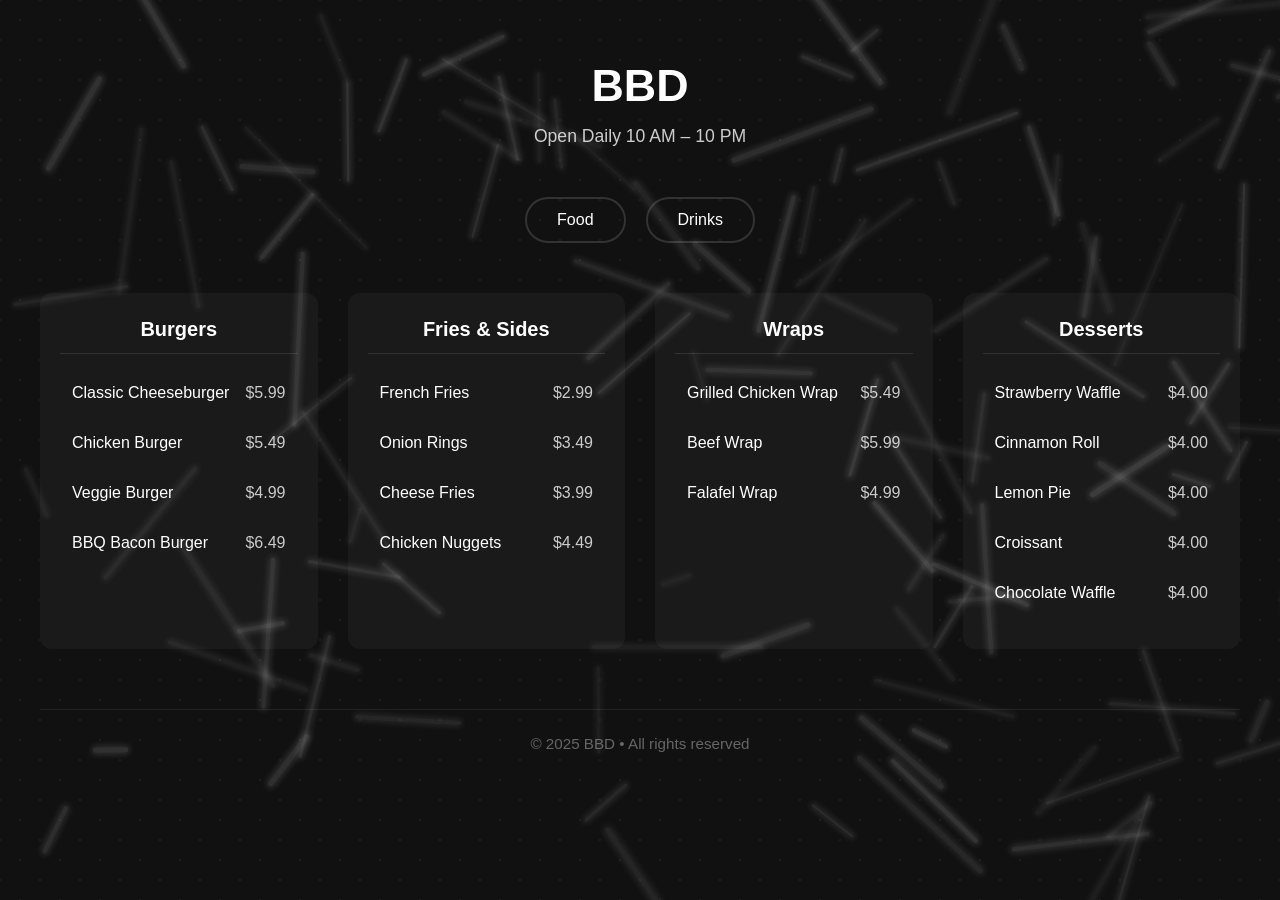
<file: menu.html>
<html lang="en">
<head>
  <meta charset="UTF-8">
  <title>BBD (Big Bite Dinner)</title>
  <meta name="viewport" content="width=device-width, initial-scale=1.0">
  <style>
    * {
      box-sizing: border-box;
      margin: 0;
      padding: 0;
    }

    body {
      font-family: 'Segoe UI', sans-serif;
      background-color: #111;
      color: white;
      padding: 60px 20px 80px;
      /* Background Effect */
      background-image: radial-gradient(rgba(255, 255, 255, 0.05) 1px, transparent 0), radial-gradient(rgba(255, 255, 255, 0.05) 1px, transparent 0);
      background-size: 40px 40px;
      background-position: 0 0, 20px 20px;
      /* Subtle dark overlay for better contrast */
      background-color: #111;
    }
        /* Scribble Background Layer */
    .scribble-layer {
      position: fixed;
      top: 0;
      left: 0;
      width: 100%;
      height: 100%;
      z-index: 0;
      pointer-events: none;
    }

     .scribble-line {
      position: absolute;
      background-color: white;
      border-radius: 10px;
      box-shadow: 0 0 6px 2px white;
      opacity: 0.1; /* More visible */
    }
    .menu-wrapper {
      max-width: 1200px;
      margin: 0 auto;
      text-align: center;
    }

    h1 {
      font-size: 2.8em;
      font-weight: bold;
      margin-bottom: 15px;
    }

    .hours {
      color: #ccc;
      font-size: 1.1em;
      margin-bottom: 50px;
    }

    /* Tabs */
    .tabs {
      display: flex;
      justify-content: center;
      margin-bottom: 50px;
      gap: 20px;
    }

    .tabs label {
      padding: 12px 30px;
      border: 2px solid #333;
      border-radius: 30px;
      cursor: pointer;
      color: white;
      background-color: transparent;
      transition: background 0.3s, transform 0.3s ease;
      font-size: 1em;
    }

    .tabs label:hover {
      background-color: #222;
      transform: scale(1.05);
    }

    input[type="radio"] {
      display: none;
    }

    input[type="radio"]:checked + label {
      background-color: #e60000;
      border-color: #e60000;
    }

    .tab-content {
      display: none;
    }

    #food-tab:checked ~ .content-wrapper #food-content,
    #drinks-tab:checked ~ .content-wrapper #drinks-content {
      display: block;
    }

    /* Menu Grid: exactly 4 columns in one row */
    .menu-grid {
      display: grid;
      grid-template-columns: repeat(4, 1fr);
      gap: 30px;
      margin-bottom: 60px;
    }

    .menu-column {
      background-color: #1a1a1a;
      padding: 25px 20px;
      border-radius: 12px;
      text-align: left;
    }

    .menu-column h3 {
      border-bottom: 1px solid #333;
      padding-bottom: 12px;
      margin-bottom: 20px;
      font-size: 1.25em;
      text-align: center;
    }

    .menu-item {
      display: flex;
      justify-content: space-between;
      margin-bottom: 12px;
      font-size: 1em;
      padding: 10px 12px;
      border-radius: 6px;
      transition: background-color 0.3s ease, transform 0.3s ease;
      cursor: pointer;
    }

    .menu-item:hover {
      background-color: #222;
      transform: scale(1.03);
    }

    .menu-item span {
      color: #ccc;
    }

    footer {
      text-align: center;
      font-size: 0.95em;
      color: #666;
      border-top: 1px solid #222;
      padding-top: 25px;
      margin-top: 40px;
    }
  </style>
</head>
<body>
  <!-- Background Layer -->
   <div class="scribble-layer" id="scribble-layer"> 
   </div>

  <div class="menu-wrapper">
    <h1>BBD</h1>
    <p class="hours">Open Daily 10 AM – 10 PM</p>

    <input type="radio" name="tab" id="food-tab" checked>
    <label for="food-tab"></label>

    <input type="radio" name="tab" id="drinks-tab">
    <label for="drinks-tab"></label>

    <div class="tabs">
      <label for="food-tab">Food</label>
      <label for="drinks-tab">Drinks</label>
    </div>

    <div class="content-wrapper">

      <div class="tab-content" id="food-content">
        <div class="menu-grid">

          <div class="menu-column">
            <h3>  Burgers</h3>
            <div class="menu-item"><div>Classic Cheeseburger</div><span>$5.99</span></div>
            <div class="menu-item"><div>Chicken Burger</div><span>$5.49</span></div>
            <div class="menu-item"><div>Veggie Burger</div><span>$4.99</span></div>
            <div class="menu-item"><div>BBQ Bacon Burger</div><span>$6.49</span></div>
          </div>

          <div class="menu-column">
            <center><h3>  Fries & Sides</h3></center>
            <div class="menu-item"><div>French Fries</div><span>$2.99</span></div>
            <div class="menu-item"><div>Onion Rings</div><span>$3.49</span></div>
            <div class="menu-item"><div>Cheese Fries</div><span>$3.99</span></div>
            <div class="menu-item"><div>Chicken Nuggets</div><span>$4.49</span></div>
          </div>

          <div class="menu-column">
            <h3>  Wraps</h3>
            <div class="menu-item"><div>Grilled Chicken Wrap</div><span>$5.49</span></div>
            <div class="menu-item"><div>Beef Wrap</div><span>$5.99</span></div>
            <div class="menu-item"><div>Falafel Wrap</div><span>$4.99</span></div>
          </div>

          <div class="menu-column">
            <h3>  Desserts</h3>
            <div class="menu-item"><div>Strawberry Waffle</div><span>$4.00</span></div>
            <div class="menu-item"><div>Cinnamon Roll</div><span>$4.00</span></div>
            <div class="menu-item"><div>Lemon Pie</div><span>$4.00</span></div>
            <div class="menu-item"><div>Croissant</div><span>$4.00</span></div>
            <div class="menu-item"><div>Chocolate Waffle</div><span>$4.00</span></div>
          </div>

        </div>
      </div>

      <div class="tab-content" id="drinks-content">
        <div class="menu-grid">

          <div class="menu-column">
            <h3>  Espresso</h3>
            <div class="menu-item"><div>Americano</div><span>$4.00</span></div>
            <div class="menu-item"><div>Cappuccino</div><span>$4.00</span></div>
            <div class="menu-item"><div>Latte</div><span>$4.00</span></div>
            <div class="menu-item"><div>Double Espresso</div><span>$4.00</span></div>
            <div class="menu-item"><div>Macchiato</div><span>$4.00</span></div>
            <div class="menu-item"><div>Mocha</div><span>$4.00</span></div>
            <div class="menu-item"><div>Long Black</div><span>$4.00</span></div>
            <div class="menu-item"><div>Flat White</div><span>$4.00</span></div>
          </div>

          <div class="menu-column">
            <h3>  Non-Coffee</h3>
            <div class="menu-item"><div>Caramel</div><span>$4.00</span></div>
            <div class="menu-item"><div>Coffee Jelly</div><span>$4.00</span></div>
            <div class="menu-item"><div>Hazelnut Mocha</div><span>$4.00</span></div>
            <div class="menu-item"><div>Matcha Cream</div><span>$4.00</span></div>
            <div class="menu-item"><div>Strawberry Cream</div><span>$4.00</span></div>
            <div class="menu-item"><div>Vanilla Bean</div><span>$4.00</span></div>
            <div class="menu-item"><div>Milkshake</div><span>$4.00</span></div>
            <div class="menu-item"><div>Milk Tea</div><span>$4.00</span></div>
          </div>

          <div class="menu-column">
            <h3>  Tea</h3>
            <div class="menu-item"><div>Hot Tea</div><span>$4.00</span></div>
            <div class="menu-item"><div>Ice Tea</div><span>$4.00</span></div>
            <div class="menu-item"><div>Lemon Tea</div><span>$4.00</span></div>
            <div class="menu-item"><div>Green Tea</div><span>$4.00</span></div>
            <div class="menu-item"><div>Jasmine Tea</div><span>$4.00</span></div>
          </div>

          <div class="menu-column">
            <h3>  Smoothies</h3>
            <div class="menu-item"><div>Strawberry Smoothie</div><span>$5.00</span></div>
            <div class="menu-item"><div>Mango Smoothie</div><span>$5.00</span></div>
            <div class="menu-item"><div>Banana Smoothie</div><span>$5.00</span></div>
            <div class="menu-item"><div>Mixed Berry Smoothie</div><span>$5.00</span></div>
          </div>

        </div>
      </div>
    <script>
    const scribbleContainer = document.getElementById('scribble-layer');
    const numLines = 120; // slightly more lines

    for (let i = 0; i < numLines; i++) {
      const line = document.createElement('div');
      line.classList.add('scribble-line');

      const width = Math.random() * 150 + 30;  // 30–180px
      const height = Math.random() * 3 + 2;    // 2–5px
      const top = Math.random() * 100;
      const left = Math.random() * 100;
      const rotation = Math.random() * 360;

      line.style.width = `${width}px`;
      line.style.height = `${height}px`;
      line.style.top = `${top}%`;
      line.style.left = `${left}%`;
      line.style.transform = `rotate(${rotation}deg)`;
      line.style.opacity = Math.random() * 0.1 + 0.05; // More visible

      scribbleContainer.appendChild(line);
    }
    </script>
    </div>

    <footer>
      © 2025 BBD • All rights reserved
    </footer>

  </div>
</file>
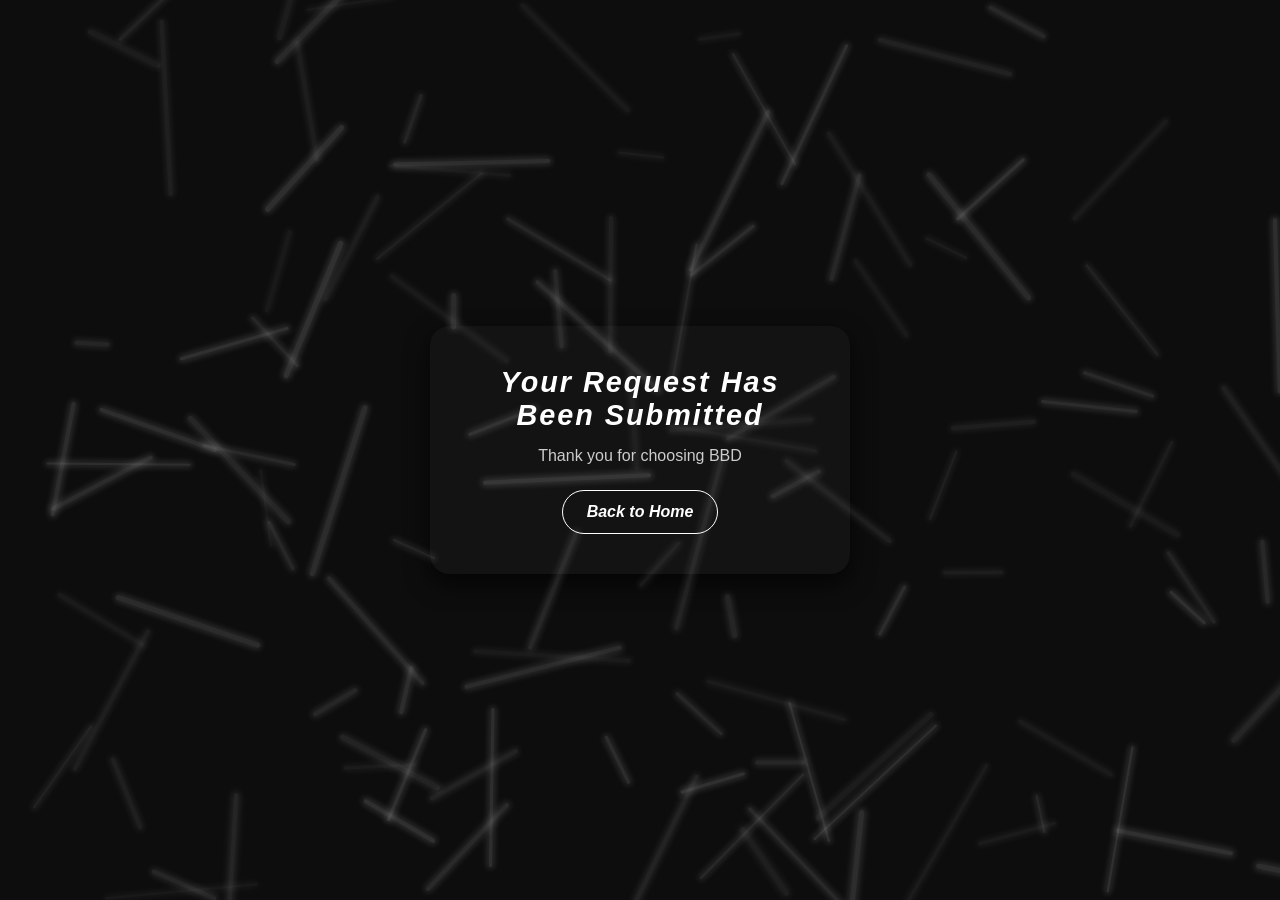
<file: Submit.html>
<!DOCTYPE html>
<html lang="en">
<head>
  <meta charset="UTF-8">
  <meta name="viewport" content="width=device-width, initial-scale=1.0">
  <title>Request Submitted | BBD </title>
  <style>
* {
  margin: 0;
  padding: 0;
  box-sizing: border-box;
  font-family: 'Segoe UI', sans-serif;
}

body {
  background-color: #0d0d0d;
  display: flex;
  justify-content: center;
  align-items: center;
  height: 100vh;
  color: #fff;
}
    .scribble-layer {
      position: fixed;
      top: 0;
      left: 0;
      width: 100%;
      height: 100%;
      z-index: 0;
      pointer-events: none;
    }

     .scribble-line {
      position: absolute;
      background-color: white;
      border-radius: 10px;
      box-shadow: 0 0 6px 2px white;
      opacity: 0.1; /* More visible */
    }

.confirmation-card {
  background: rgba(20, 20, 20, 0.95);
  padding: 40px 30px;
  border-radius: 20px;
  text-align: center;
  color: #fff;
  box-shadow: 0 10px 25px rgba(0,0,0,0.7);
  max-width: 420px;
  animation: fadeInUp 0.8s ease-out;
}

.confirmation-card h1 {
  font-size: 1.8rem;
  margin-bottom: 15px;
  font-style: italic;
  letter-spacing: 2px;
  color: #fff;
  animation: glowPulse 2s infinite;
}

.confirmation-card p {
  font-size: 16px;
  color: #ccc;
  margin-top: 10px;
}

/* Glow animation for header */
@keyframes glowPulse {
  0% { text-shadow: 0 0 5px #fff, 0 0 10px #fff; }
  50% { text-shadow: 0 0 15px #fff, 0 0 25px #888; }
  100% { text-shadow: 0 0 5px #fff, 0 0 10px #fff; }
}

/* Fade-in animation */
@keyframes fadeInUp {
  from {
    opacity: 0;
    transform: translateY(40px);
  }
  to {
    opacity: 1;
    transform: translateY(0);
  }
}

/* Back button */
.back-btn {
  display: inline-block;
  margin-top: 25px;
  border: 1px solid white;
  padding: 12px 24px;
  background: transparent;
  color: white;
  cursor: pointer;
  transition: all 0.3s ease;
  font-weight: bold;
  font-style: italic;
  border-radius: 30px;
  text-decoration: none;
}

.back-btn:hover {
  background: white;
  color: black;
  transform: scale(1.05);
  box-shadow: 0 0 12px rgba(255,255,255,0.6);
}
  </style>
</head>
<body>
  
  <div class="confirmation-card">
    <h1>Your Request Has Been Submitted</h1>
    <p>Thank you for choosing BBD</p>
    <a href="homepage.html" class="back-btn">Back to Home</a>

  </div>
  <div class="scribble-layer" id="scribble-layer"> 
  <script>
    const scribbleContainer = document.getElementById('scribble-layer');
    const numLines = 120; // slightly more lines

    for (let i = 0; i < numLines; i++) {
      const line = document.createElement('div');
      line.classList.add('scribble-line');

      const width = Math.random() * 150 + 30;  // 30–180px
      const height = Math.random() * 3 + 2;    // 2–5px
      const top = Math.random() * 100;
      const left = Math.random() * 100;
      const rotation = Math.random() * 360;

      line.style.width = `${width}px`;
      line.style.height = `${height}px`;
      line.style.top = `${top}%`;
      line.style.left = `${left}%`;
      line.style.transform = `rotate(${rotation}deg)`;
      line.style.opacity = Math.random() * 0.1 + 0.05; // More visible

      scribbleContainer.appendChild(line);
    }
    </script>
</body>
</html>
</file>
<file: style.css>
/* ══════════════════════════════════════════════
   ROOT — BLACK & WHITE THEME
══════════════════════════════════════════════ */
*, *::before, *::after { margin:0; padding:0; box-sizing:border-box; }

:root {
  /* ── dark mode (default) ── */
  --bg:        #080808;
  --surface:   #111111;
  --surface2:  #181818;
  --surface3:  #202020;
  --border:    rgba(255,255,255,0.1);
  --border-hi: rgba(255,255,255,0.22);
  --accent:    #ffffff;
  --accent-lo: rgba(255,255,255,0.07);
  --accent-dim:rgba(255,255,255,0.04);
  --danger:    #ff4444;
  --danger-lo: rgba(255,68,68,0.1);
  --success:   #aaffaa;
  --success-lo:rgba(170,255,170,0.08);
  --warn:      #ffdd88;
  --text:      #f0f0f0;
  --muted:     #555555;
  --mid:       #999999;
  --mono:      'JetBrains Mono', monospace;
  --display:   'Rajdhani', sans-serif;
  --ease:      cubic-bezier(.16,1,.3,1);
}

/* ── LIGHT MODE ── */
body.light {
  --bg:        #ffffff;
  --surface:   #f8f8f8;
  --surface2:  #f0f0f0;
  --surface3:  #e8e8e8;
  --border:    rgba(0,0,0,0.1);
  --border-hi: rgba(0,0,0,0.22);
  --accent:    #000000;
  --accent-lo: rgba(0,0,0,0.06);
  --accent-dim:rgba(0,0,0,0.03);
  --danger:    #cc0000;
  --danger-lo: rgba(204,0,0,0.08);
  --success:   #006600;
  --success-lo:rgba(0,102,0,0.08);
  --text:      #111111;
  --muted:     #aaaaaa;
  --mid:       #666666;
}
body.light .bg-grid { background-image:linear-gradient(rgba(0,0,0,.04) 1px,transparent 1px),linear-gradient(90deg,rgba(0,0,0,.04) 1px,transparent 1px); }
body.light .orb-1,.light .orb-2 { display:none; }
body.light .scanlines { display:none; }
body.light .icon-moon { display:none; }
body.light .icon-sun  { display:block !important; }

/* ══════════════════════════════════════════════
   BASE
══════════════════════════════════════════════ */
html { scroll-behavior:smooth; }
body {
  background:var(--bg); color:var(--text); font-family:var(--display);
  min-height:100vh; padding:0 1rem 6rem; overflow-x:hidden;
  transition:background .3s, color .2s;
}

/* ══════════════════════════════════════════════
   BG FX
══════════════════════════════════════════════ */
.bg-grid {
  position:fixed; inset:0; z-index:0; pointer-events:none;
  background-image:linear-gradient(rgba(255,255,255,.025) 1px,transparent 1px),
                   linear-gradient(90deg,rgba(255,255,255,.025) 1px,transparent 1px);
  background-size:48px 48px;
}
.orb { position:fixed; z-index:0; pointer-events:none; border-radius:50%; filter:blur(100px); }
.orb-1 { width:550px; height:550px; top:-200px; left:-150px; background:radial-gradient(circle,rgba(255,255,255,.04),transparent 70%); animation:orbA 18s ease-in-out infinite alternate; }
.orb-2 { width:400px; height:400px; bottom:-100px; right:-80px; background:radial-gradient(circle,rgba(255,255,255,.03),transparent 70%); animation:orbB 22s ease-in-out infinite alternate; }
@keyframes orbA { from{transform:translate(0,0)} to{transform:translate(50px,40px)} }
@keyframes orbB { from{transform:translate(0,0)} to{transform:translate(-40px,-30px)} }
.scanlines {
  position:fixed; inset:0; z-index:999; pointer-events:none;
  background:repeating-linear-gradient(0deg,transparent,transparent 2px,rgba(0,0,0,.025) 2px,rgba(0,0,0,.025) 4px);
}

/* ══════════════════════════════════════════════
   ICONS
══════════════════════════════════════════════ */
.icon { width:1em; height:1em; display:inline-block; vertical-align:middle; flex-shrink:0; }
.stat-icon { width:1.1rem; height:1.1rem; color:var(--mid); margin-right:.5rem; flex-shrink:0; }
.icon-moon { display:block; }
.icon-sun  { display:none; }

/* ══════════════════════════════════════════════
   THEME TOGGLE
══════════════════════════════════════════════ */
.theme-toggle {
  position:fixed; top:1.2rem; right:1.2rem; z-index:100;
  width:42px; height:42px; background:var(--surface); border:1px solid var(--border);
  border-radius:50%; cursor:pointer; display:flex; align-items:center; justify-content:center;
  color:var(--muted); transition:all .22s;
}
.theme-toggle:hover { border-color:var(--accent); color:var(--accent); transform:rotate(20deg); }
.theme-toggle .icon { width:1.1rem; height:1.1rem; }

/* ══════════════════════════════════════════════
   LAYOUT
══════════════════════════════════════════════ */
.crud { max-width:1060px; margin:0 auto; position:relative; z-index:1; }

/* ══════════════════════════════════════════════
   HEADER
══════════════════════════════════════════════ */
.head { text-align:center; padding:3.5rem 0 2rem; animation:fadeDown .8s var(--ease) both; }
.head-eyebrow {
  font-family:var(--mono); font-size:.65rem; letter-spacing:.22em; color:var(--mid);
  text-transform:uppercase; display:inline-flex; align-items:center; gap:.5rem; margin-bottom:.75rem;
}
.dot { width:7px; height:7px; background:var(--accent); border-radius:50%; animation:pulseDot 2s ease-in-out infinite; }
@keyframes pulseDot { 0%,100%{box-shadow:0 0 0 0 rgba(255,255,255,.5)} 50%{box-shadow:0 0 0 8px rgba(255,255,255,0)} }
body.light .dot { background:var(--accent); }
body.light @keyframes pulseDot { 0%,100%{box-shadow:0 0 0 0 rgba(0,0,0,.4)} 50%{box-shadow:0 0 0 8px rgba(0,0,0,0)} }
.head-title {
  font-size:clamp(4rem,12vw,8rem); font-weight:700; letter-spacing:.08em; line-height:1;
  color:var(--text);
  text-shadow:0 0 60px rgba(255,255,255,.08);
}
.head-sub { font-family:var(--mono); font-size:.7rem; letter-spacing:.18em; color:var(--muted); text-transform:uppercase; margin-top:.6rem; }

/* ══════════════════════════════════════════════
   STATS BAR
══════════════════════════════════════════════ */
.stats-bar {
  display:flex; align-items:center; flex-wrap:wrap;
  background:var(--surface); border:1px solid var(--border); border-radius:12px;
  padding:1rem 1.5rem; margin-bottom:1.25rem; gap:.75rem;
  animation:fadeUp .6s var(--ease) .1s both;
}
.stat-card { flex:1; min-width:90px; display:flex; align-items:center; gap:.5rem; }
.stat-card > div { display:flex; flex-direction:column; gap:.18rem; }
.stat-num   { font-family:var(--mono); font-size:1.3rem; font-weight:700; color:var(--text); line-height:1; display:block; }
.stat-label { font-family:var(--mono); font-size:.58rem; letter-spacing:.14em; text-transform:uppercase; color:var(--muted); display:block; }
.stat-divider { width:1px; height:44px; background:var(--border); flex-shrink:0; }

/* ══════════════════════════════════════════════
   PANEL
══════════════════════════════════════════════ */
.panel {
  background:var(--surface); border:1px solid var(--border); border-radius:12px;
  padding:1.5rem; margin-bottom:1.25rem;
  transition:border-color .25s, background .3s;
  animation:fadeUp .6s var(--ease) .2s both; position:relative; overflow:hidden;
}
#outputPanel { animation-delay:.3s; }
.panel:hover { border-color:var(--border-hi); }

.panel-header { display:flex; align-items:center; gap:.75rem; margin-bottom:1.4rem; flex-wrap:wrap; }
.panel-num    { font-family:var(--mono); font-size:.65rem; font-weight:700; color:var(--mid); letter-spacing:.1em; }
.panel-label  { font-size:1rem; font-weight:600; letter-spacing:.08em; text-transform:uppercase; color:var(--text); }
.panel-actions{ margin-left:auto; display:flex; gap:.45rem; flex-wrap:wrap; }

/* ══════════════════════════════════════════════
   FORM
══════════════════════════════════════════════ */
.inputs-grid { display:grid; grid-template-columns:repeat(4,1fr); gap:.75rem; }
.field { display:flex; flex-direction:column; gap:.35rem; }
.field.full { grid-column:1/-1; }
.btn-field { align-self:end; }
.label-row { display:flex; justify-content:space-between; align-items:center; }
.char-count { font-family:var(--mono); font-size:.6rem; color:var(--muted); transition:color .2s; }
.char-count.near { color:var(--warn); }
.char-count.full { color:var(--danger); }
label { font-family:var(--mono); font-size:.6rem; letter-spacing:.13em; text-transform:uppercase; color:var(--muted); user-select:none; }

/* ── Dollar/percent prefix wrapper ── */
.input-prefix-wrap {
  position:relative; display:flex; align-items:center;
}
.input-prefix {
  position:absolute; left:.85rem; top:50%; transform:translateY(-50%);
  font-family:var(--mono); font-size:.8rem; color:var(--muted);
  pointer-events:none; z-index:1; line-height:1;
  display:flex; align-items:center;
}
.input-prefix-wrap input { padding-left:1.9rem !important; width:100%; }

/* ══════════════════════════════════════════════
   INPUTS
══════════════════════════════════════════════ */
input[type="text"], input[type="number"] {
  width:100%; height:44px; background:var(--surface2); border:1px solid var(--border);
  border-radius:8px; color:var(--text); font-family:var(--mono); font-size:.82rem;
  padding:0 1rem; outline:none; -moz-appearance:textfield;
  transition:border-color .22s, box-shadow .22s, background .22s, transform .12s;
}
input[type="number"]::-webkit-outer-spin-button,
input[type="number"]::-webkit-inner-spin-button { -webkit-appearance:none; }
input::placeholder { color:var(--muted); opacity:.45; font-size:.75rem; }
input:focus {
  border-color:var(--accent);
  box-shadow:0 0 0 3px rgba(255,255,255,.08);
  background:var(--surface3); transform:translateY(-1px);
}
body.light input:focus { box-shadow:0 0 0 3px rgba(0,0,0,.08); }
input.error {
  border-color:var(--danger)!important;
  box-shadow:0 0 0 3px rgba(255,68,68,.2)!important;
  animation:shake .4s var(--ease);
}
@keyframes shake { 0%,100%{transform:translateX(0)} 20%{transform:translateX(-6px)} 40%{transform:translateX(6px)} 60%{transform:translateX(-4px)} 80%{transform:translateX(4px)} }

/* ══════════════════════════════════════════════
   TOTAL DISPLAY
══════════════════════════════════════════════ */
.total-display {
  height:44px; display:flex; align-items:center; justify-content:space-between;
  padding:0 1rem; border-radius:8px; background:var(--surface2); border:1px solid var(--border);
  transition:all .3s var(--ease);
}
.total-label { font-family:var(--mono); font-size:.6rem; letter-spacing:.16em; color:var(--muted); }
.total-value { font-family:var(--mono); font-size:1rem; font-weight:700; color:var(--muted); transition:color .3s; }
.total-display.has-value { background:var(--accent-lo); border-color:var(--border-hi); }
.total-display.has-value .total-value { color:var(--text); }
.total-display.empty { background:var(--danger-lo); border-color:rgba(255,68,68,.3); }
.total-display.empty .total-value { color:var(--danger); }

/* ══════════════════════════════════════════════
   BUTTONS
══════════════════════════════════════════════ */
button { cursor:pointer; border:none; font-family:var(--display); font-weight:600; border-radius:8px; transition:transform .12s, box-shadow .2s, background .2s; position:relative; overflow:hidden; }
button:active { transform:scale(.97)!important; }

.btn-primary {
  width:100%; height:44px;
  background:var(--accent); color:var(--bg);
  letter-spacing:.1em; text-transform:uppercase; font-size:.8rem;
  display:flex; align-items:center; justify-content:center; gap:.55rem;
}
.btn-primary:hover { opacity:.88; }
.btn-primary .icon { width:1rem; height:1rem; }

.btn-ghost {
  height:34px; padding:0 .9rem; display:inline-flex; align-items:center; gap:.4rem;
  background:transparent; border:1px solid var(--border); color:var(--muted); font-size:.72rem; letter-spacing:.05em;
}
.btn-ghost:hover { border-color:var(--accent); color:var(--text); }
.btn-ghost .icon { width:.85rem; height:.85rem; }
.btn-sm { height:28px; padding:0 .6rem; }

.btn-danger-ghost {
  height:34px; padding:0 .9rem; display:inline-flex; align-items:center; gap:.4rem;
  background:var(--danger-lo); border:1px solid rgba(255,68,68,.3); color:var(--danger); font-size:.72rem;
}
.btn-danger-ghost:hover { background:rgba(255,68,68,.18); }
.btn-danger-ghost .icon { width:.85rem; height:.85rem; }

.btn-cancel-edit {
  height:30px; padding:0 .85rem; margin-left:auto; display:inline-flex; align-items:center; gap:.4rem;
  background:var(--danger-lo); border:1px solid rgba(255,68,68,.3); color:var(--danger); font-size:.72rem;
}
.btn-cancel-edit .icon { width:.8rem; height:.8rem; }

.btn-mode {
  height:38px; padding:0 1rem; display:inline-flex; align-items:center; gap:.45rem;
  background:transparent; border:1px solid var(--border); color:var(--muted); font-size:.75rem; letter-spacing:.05em; border-radius:8px;
}
.btn-mode.active { background:var(--accent-lo); border-color:var(--border-hi); color:var(--text); }
.btn-mode:hover:not(.active) { border-color:var(--border-hi); color:var(--text); }
.btn-mode .icon { width:.8rem; height:.8rem; }

.btn-update, .btn-delete, .btn-dup {
  height:28px; padding:0 .6rem; font-size:.65rem; font-family:var(--mono); border-radius:6px;
  display:inline-flex; align-items:center; gap:.3rem;
}
.btn-update { background:var(--accent-lo); border:1px solid var(--border-hi); color:var(--text); }
.btn-update:hover { background:rgba(255,255,255,.12); }
.btn-delete { background:var(--danger-lo); border:1px solid rgba(255,68,68,.3); color:var(--danger); }
.btn-delete:hover { background:rgba(255,68,68,.2); }
.btn-dup    { background:var(--accent-dim); border:1px solid var(--border); color:var(--mid); }
.btn-dup:hover { border-color:var(--border-hi); color:var(--text); }
.btn-update .icon,.btn-delete .icon,.btn-dup .icon { width:.72rem; height:.72rem; }

.icon-btn {
  width:28px; height:28px; padding:0; background:var(--surface2); border:1px solid var(--border);
  color:var(--muted); border-radius:6px; display:flex; align-items:center; justify-content:center;
}
.icon-btn:hover { color:var(--danger); border-color:rgba(255,68,68,.4); }
.icon-btn .icon { width:.8rem; height:.8rem; }

.ripple::after {
  content:''; position:absolute; width:200%; aspect-ratio:1; top:50%; left:50%;
  transform:translate(-50%,-50%) scale(0); background:rgba(255,255,255,.12); border-radius:50%;
  opacity:0; transition:transform .5s,opacity .5s;
}
.ripple:active::after { transform:translate(-50%,-50%) scale(1); opacity:1; transition:0s; }
body.light .ripple::after { background:rgba(0,0,0,.08); }

/* ══════════════════════════════════════════════
   SEARCH
══════════════════════════════════════════════ */
.search-row { display:flex; gap:.7rem; margin-bottom:.7rem; flex-wrap:wrap; }
.search-wrap { position:relative; flex:1; min-width:180px; }
.search-icon-svg { position:absolute; left:.85rem; top:50%; transform:translateY(-50%); color:var(--muted); width:1rem; height:1rem; pointer-events:none; }
.search-wrap input { width:100%; padding-left:2.4rem !important; padding-right:2.4rem !important; }
.search-clear {
  position:absolute; right:.6rem; top:50%; transform:translateY(-50%);
  width:22px; height:22px; background:var(--surface3); border:1px solid var(--border);
  color:var(--muted); border-radius:50%; display:flex; align-items:center; justify-content:center; padding:0;
}
.search-clear:hover { color:var(--danger); border-color:rgba(255,68,68,.4); }
.search-clear .icon { width:.65rem; height:.65rem; }
.btnsearch { display:flex; gap:.45rem; }

/* ══════════════════════════════════════════════
   PRICE FILTER
══════════════════════════════════════════════ */
.price-filter {
  display:flex; align-items:center; gap:.55rem; margin-bottom:.75rem; flex-wrap:wrap;
  padding:.55rem .85rem; background:var(--surface2); border:1px solid var(--border); border-radius:8px;
}
.price-filter label { font-family:var(--mono); font-size:.65rem; letter-spacing:.1em; text-transform:uppercase; color:var(--muted); white-space:nowrap; margin:0; }
.price-filter input { height:34px; }
.price-sep { font-family:var(--mono); font-size:.85rem; color:var(--muted); }
.price-filter .icon { width:.85rem; height:.85rem; flex-shrink:0; }

/* ══════════════════════════════════════════════
   PILLS
══════════════════════════════════════════════ */
.category-pills { display:flex; flex-wrap:wrap; gap:.4rem; margin-bottom:.8rem; }
.pill {
  font-family:var(--mono); font-size:.62rem; letter-spacing:.08em; text-transform:uppercase;
  padding:.28rem .75rem; border-radius:999px;
  background:transparent; border:1px solid var(--border); color:var(--muted);
  cursor:pointer; transition:all .2s; animation:popIn .25s var(--ease) both;
}
.pill:hover { border-color:var(--border-hi); color:var(--text); }
.pill.active { background:var(--accent-lo); border-color:var(--border-hi); color:var(--text); }
@keyframes popIn { from{transform:scale(.75);opacity:0} to{transform:scale(1);opacity:1} }

/* ══════════════════════════════════════════════
   TABLE
══════════════════════════════════════════════ */
.table-wrapper { overflow-x:auto; border-radius:8px; }
table { width:100%; border-collapse:collapse; }
thead tr { border-bottom:1px solid var(--border); }
th {
  font-family:var(--mono); font-size:.6rem; letter-spacing:.12em; text-transform:uppercase;
  color:var(--muted); padding:.7rem .8rem; text-align:left; white-space:nowrap;
}
th.sortable { cursor:pointer; user-select:none; transition:color .2s; }
th.sortable:hover { color:var(--text); }
th.sort-asc  .sort-arrow::after { content:' ↑'; color:var(--text); }
th.sort-desc .sort-arrow::after { content:' ↓'; color:var(--text); }
td { padding:.62rem .8rem; border-bottom:1px solid rgba(255,255,255,.04); font-family:var(--mono); font-size:.78rem; vertical-align:middle; white-space:nowrap; }
body.light td { border-bottom-color:rgba(0,0,0,.04); }
tbody tr { transition:background .12s; animation:rowIn .35s var(--ease) both; cursor:pointer; }
tbody tr:hover { background:var(--accent-dim); }
tbody tr.row-exit { animation:rowOut .28s var(--ease) forwards; pointer-events:none; }
tbody tr:nth-child(1){animation-delay:.02s} tbody tr:nth-child(2){animation-delay:.04s}
tbody tr:nth-child(3){animation-delay:.06s} tbody tr:nth-child(4){animation-delay:.08s}
tbody tr:nth-child(5){animation-delay:.10s}
@keyframes rowIn  { from{opacity:0;transform:translateX(-12px)} to{opacity:1;transform:none} }
@keyframes rowOut { to{opacity:0;transform:translateX(12px)} }

.total-cell { font-weight:700; }
.discount-cell { color:var(--mid); }
.cat-badge {
  display:inline-block; padding:.15rem .55rem; border-radius:999px;
  background:var(--accent-lo); border:1px solid var(--border-hi); color:var(--text);
  font-size:.65rem; letter-spacing:.06em; text-transform:uppercase;
}
.highlight { background:var(--accent-lo); border-radius:3px; padding:0 2px; }
.muted-val { color:var(--muted); }
td .row-actions { display:flex; gap:.3rem; }

/* ══════════════════════════════════════════════
   PAGINATION
══════════════════════════════════════════════ */
.pagination { display:flex; align-items:center; justify-content:center; gap:.4rem; padding:1rem 0 0; flex-wrap:wrap; }
.page-btn {
  min-width:34px; height:34px; padding:0 .6rem;
  background:transparent; border:1px solid var(--border); color:var(--muted);
  font-family:var(--mono); font-size:.75rem; border-radius:6px; transition:all .2s;
}
.page-btn:hover { border-color:var(--border-hi); color:var(--text); }
.page-btn.active { background:var(--accent-lo); border-color:var(--border-hi); color:var(--text); }
.page-btn:disabled { opacity:.25; cursor:not-allowed; }
.page-info { font-family:var(--mono); font-size:.65rem; color:var(--muted); padding:0 .4rem; }

/* ══════════════════════════════════════════════
   EMPTY STATE
══════════════════════════════════════════════ */
.empty-state { text-align:center; padding:4rem 1rem; display:none; }
.empty-state.visible { display:block; }
.empty-icon { font-size:3rem; color:var(--border); animation:float 3s ease-in-out infinite; }
@keyframes float { 0%,100%{transform:translateY(0)} 50%{transform:translateY(-8px)} }
.empty-text { font-size:1.1rem; font-weight:600; color:var(--muted); letter-spacing:.1em; text-transform:uppercase; margin:.75rem 0 .3rem; }
.empty-sub { font-family:var(--mono); font-size:.7rem; color:var(--muted); opacity:.5; }

/* ══════════════════════════════════════════════
   TOAST
══════════════════════════════════════════════ */
#toastContainer { position:fixed; bottom:2rem; right:1.5rem; z-index:1000; display:flex; flex-direction:column; gap:.5rem; pointer-events:none; }
.toast {
  min-width:260px; max-width:340px; padding:.8rem 1.1rem; border-radius:10px;
  font-family:var(--mono); font-size:.75rem; letter-spacing:.04em;
  display:flex; align-items:center; gap:.65rem; border:1px solid var(--border);
  background:var(--surface); backdrop-filter:blur(12px);
  animation:toastIn .35s var(--ease) both; position:relative; overflow:hidden;
}
.toast .icon { width:.9rem; height:.9rem; flex-shrink:0; }
.toast.toast-out { animation:toastOut .3s var(--ease) forwards; }
@keyframes toastIn  { from{opacity:0;transform:translateX(32px)} }
@keyframes toastOut { to{opacity:0;transform:translateX(32px)} }
.toast-success { border-color:rgba(170,255,170,.3); color:var(--success); }
.toast-error   { border-color:rgba(255,68,68,.3);   color:var(--danger); }
.toast-info    { border-color:var(--border-hi);      color:var(--text); }
.toast-bar { position:absolute; bottom:0; left:0; height:2px; width:100%; background:currentColor; opacity:.35; transform-origin:left; animation:toastBar 3s linear forwards; }
@keyframes toastBar { to{transform:scaleX(0)} }

/* ══════════════════════════════════════════════
   MODALS
══════════════════════════════════════════════ */
.modal-overlay {
  position:fixed; inset:0; z-index:998; background:rgba(0,0,0,.85); backdrop-filter:blur(8px);
  display:flex; align-items:center; justify-content:center;
  opacity:0; pointer-events:none; transition:opacity .25s;
}
.modal-overlay.visible { opacity:1; pointer-events:all; }
.modal {
  background:var(--surface); border:1px solid var(--border-hi); border-radius:14px;
  padding:2rem; max-width:390px; width:90%; text-align:center;
  transform:scale(.88) translateY(12px); transition:transform .28s var(--ease);
}
.modal-overlay.visible .modal { transform:scale(1) translateY(0); }
.modal-icon-wrap { margin-bottom:.75rem; color:var(--mid); }
.modal-title { font-size:1.1rem; font-weight:700; letter-spacing:.1em; text-transform:uppercase; margin-bottom:.4rem; }
.modal-msg { font-family:var(--mono); font-size:.75rem; color:var(--mid); margin-bottom:1.5rem; line-height:1.6; }
.modal-btns { display:flex; gap:.75rem; }
.modal-cancel { flex:1; height:40px; background:transparent; border:1px solid var(--border); color:var(--mid); font-size:.8rem; font-family:var(--display); font-weight:600; letter-spacing:.08em; }
.modal-cancel:hover { border-color:var(--border-hi); color:var(--text); }
.modal-confirm { flex:1; height:40px; background:var(--danger-lo); border:1px solid rgba(255,68,68,.4); color:var(--danger); font-size:.8rem; font-family:var(--display); font-weight:600; letter-spacing:.08em; display:flex; align-items:center; justify-content:center; gap:.4rem; }
.modal-confirm:hover { background:rgba(255,68,68,.2); }
.modal-confirm .icon { width:.9rem; height:.9rem; }

.detail-modal { text-align:left; max-width:460px; }
.detail-header { display:flex; justify-content:space-between; align-items:center; margin-bottom:.85rem; }
.detail-name { font-size:1.5rem; font-weight:700; letter-spacing:.04em; text-transform:capitalize; margin-bottom:1.25rem; }
.detail-grid { display:grid; grid-template-columns:1fr 1fr; gap:.65rem; }
.detail-item { background:var(--surface2); border:1px solid var(--border); border-radius:8px; padding:.65rem .85rem; }
.detail-item-label { font-family:var(--mono); font-size:.58rem; letter-spacing:.14em; text-transform:uppercase; color:var(--muted); margin-bottom:.2rem; }
.detail-item-val { font-family:var(--mono); font-size:.9rem; font-weight:700; color:var(--text); }
.detail-item-val.accent { color:var(--text); border-bottom:1px solid var(--border-hi); padding-bottom:.1rem; }

/* ══════════════════════════════════════════════
   ANIMATIONS
══════════════════════════════════════════════ */
@keyframes fadeDown { from{opacity:0;transform:translateY(-20px)} to{opacity:1;transform:none} }
@keyframes fadeUp   { from{opacity:0;transform:translateY(16px)}  to{opacity:1;transform:none} }

/* ══════════════════════════════════════════════
   RESPONSIVE
══════════════════════════════════════════════ */
@media(max-width:700px) {
  .inputs-grid { grid-template-columns:1fr 1fr; }
  .search-row { flex-direction:column; }
  .panel-actions { width:100%; flex-wrap:wrap; }
  .stats-bar { gap:.5rem; }
  .stat-divider { display:none; }
  .detail-grid { grid-template-columns:1fr; }
}
@media(max-width:440px) { .inputs-grid { grid-template-columns:1fr; } }
</file>
